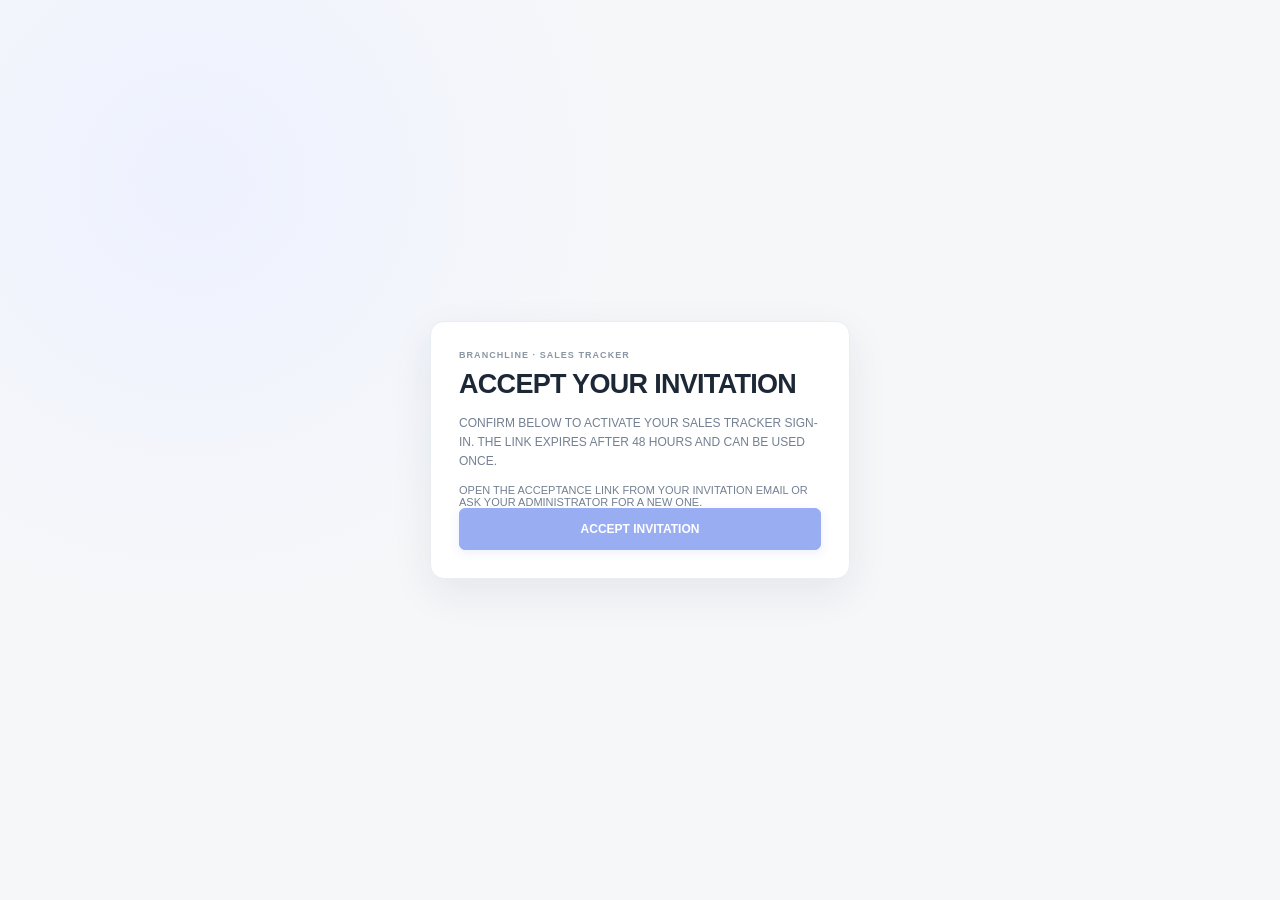
<file: accept-invitation.html>
<!doctype html>
<html lang="en">
<head>
  <meta charset="utf-8">
  <meta name="viewport" content="width=device-width, initial-scale=1">
  <meta name="referrer" content="no-referrer">
  <title>Accept your Sales Tracker invitation</title>
  <link rel="stylesheet" href="./styles.css">
</head>
<body>
  <main class="auth-screen">
    <section class="auth-card" aria-labelledby="invite-title">
      <span class="eyebrow">Branchline · Sales Tracker</span>
      <h1 id="invite-title">Accept your invitation</h1>
      <p class="auth-intro" id="invite-intro">Confirm below to activate your Sales Tracker sign-in. The link expires after 48 hours and can be used once.</p>
      <p class="auth-message" id="invite-status" role="status"></p>
      <button class="button button-primary auth-submit" id="accept-invite" type="button" disabled>Accept invitation</button>
      <p id="invite-next" hidden><a href="https://kzamora19.github.io/first-megasaver-ptg/workspace/">Open or install Branchline Workspace</a></p>
    </section>
  </main>
  <script src="./supabase-config.js"></script>
  <script src="./accept-invitation.js"></script>
</body>
</html>
</file>
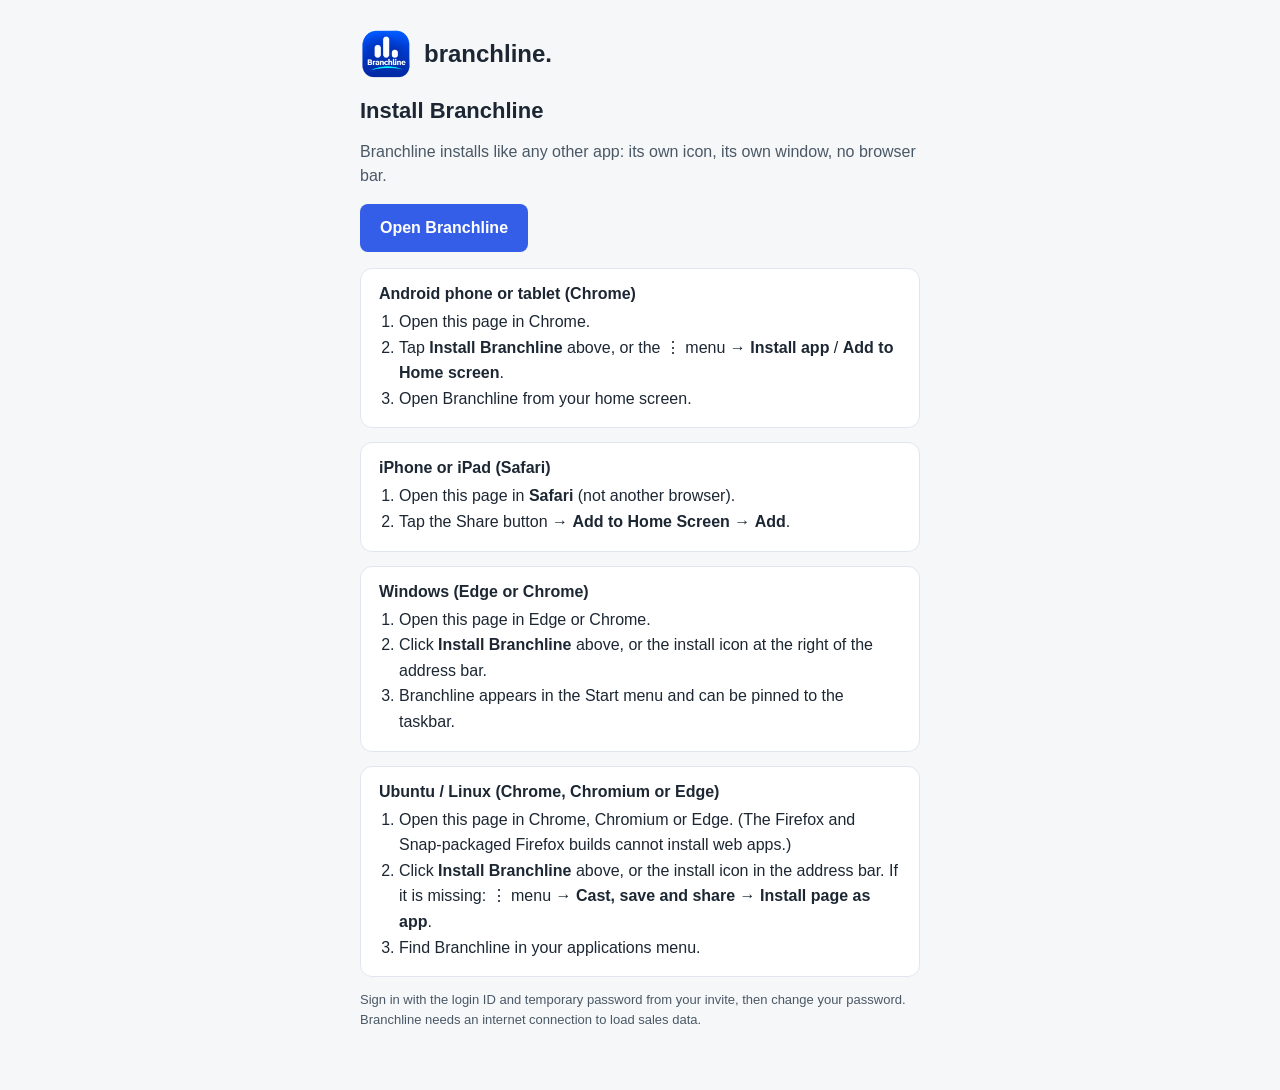
<file: install.html>
<!doctype html>
<html lang="en">
<head>
  <meta charset="utf-8">
  <meta name="viewport" content="width=device-width, initial-scale=1">
  <title>Install Branchline</title>
  <meta name="theme-color" content="#355ee8">
  <link rel="manifest" href="manifest.webmanifest">
  <link rel="icon" href="icons/r6/Approved.branchline.png?v=r6-install-20261124-11" type="image/png" sizes="360x360">
  <link rel="apple-touch-icon" href="icons/r6/Approved.branchline.png?v=r6-install-20261124-11">
  <style>
    body { margin: 0; font-family: "Segoe UI", Arial, sans-serif; background: #f6f7f9; color: #1c2733; }
    main { max-width: 560px; margin: 0 auto; padding: 28px 18px 48px; }
    .brand { display: flex; align-items: center; gap: 12px; margin-bottom: 18px; }
    .brand img { width: 52px; height: 52px; }
    .brand strong { font-size: 24px; }
    h1 { font-size: 22px; margin: 0 0 6px; }
    p { line-height: 1.5; color: #4a5866; }
    .card { background: #fff; border: 1px solid #e1e6ee; border-radius: 12px; padding: 16px 18px; margin-top: 14px; }
    .card h2 { margin: 0 0 6px; font-size: 16px; }
    ol { margin: 6px 0 0; padding-left: 20px; line-height: 1.6; }
    .button { display: inline-block; border: 0; border-radius: 8px; background: #355ee8; color: #fff; padding: 12px 20px; font: inherit; font-weight: 600; cursor: pointer; text-decoration: none; }
    .button[hidden] { display: none; }
    .note { font-size: 13px; }
    .ok { color: #178a3d; font-weight: 600; }
  </style>
</head>
<body>
  <main>
    <div class="brand"><img src="icons/r6/Approved.branchline.png?v=r6-install-20261124-11" alt=""><strong>branchline.</strong></div>
    <h1>Install Branchline</h1>
    <p>Branchline installs like any other app: its own icon, its own window, no browser bar.</p>
    <p><button class="button" id="install" type="button" hidden>Install Branchline</button>
      <a class="button" id="open" href="./">Open Branchline</a></p>
    <p class="ok" id="status" hidden></p>

    <div class="card" id="card-android"><h2>Android phone or tablet (Chrome)</h2>
      <ol><li>Open this page in Chrome.</li><li>Tap <strong>Install Branchline</strong> above, or the ⋮ menu → <strong>Install app</strong> / <strong>Add to Home screen</strong>.</li><li>Open Branchline from your home screen.</li></ol></div>
    <div class="card" id="card-ios"><h2>iPhone or iPad (Safari)</h2>
      <ol><li>Open this page in <strong>Safari</strong> (not another browser).</li><li>Tap the Share button → <strong>Add to Home Screen</strong> → <strong>Add</strong>.</li></ol></div>
    <div class="card" id="card-windows"><h2>Windows (Edge or Chrome)</h2>
      <ol><li>Open this page in Edge or Chrome.</li><li>Click <strong>Install Branchline</strong> above, or the install icon at the right of the address bar.</li><li>Branchline appears in the Start menu and can be pinned to the taskbar.</li></ol></div>
    <div class="card" id="card-linux"><h2>Ubuntu / Linux (Chrome, Chromium or Edge)</h2>
      <ol><li>Open this page in Chrome, Chromium or Edge. (The Firefox and Snap-packaged Firefox builds cannot install web apps.)</li><li>Click <strong>Install Branchline</strong> above, or the install icon in the address bar. If it is missing: ⋮ menu → <strong>Cast, save and share</strong> → <strong>Install page as app</strong>.</li><li>Find Branchline in your applications menu.</li></ol></div>
    <p class="note">Sign in with the login ID and temporary password from your invite, then change your password. Branchline needs an internet connection to load sales data.</p>
  </main>
  <script>
    const installButton = document.getElementById("install");
    const status = document.getElementById("status");
    let promptEvent = null;
    window.addEventListener("beforeinstallprompt", event => {
      event.preventDefault();
      promptEvent = event;
      installButton.hidden = false;
    });
    installButton.addEventListener("click", async () => {
      if (!promptEvent) return;
      promptEvent.prompt();
      await promptEvent.userChoice;
      promptEvent = null;
      installButton.hidden = true;
    });
    window.addEventListener("appinstalled", () => {
      status.textContent = "Installed. Open Branchline from your apps.";
      status.hidden = false;
      installButton.hidden = true;
    });
    if (matchMedia("(display-mode: standalone)").matches || navigator.standalone) {
      status.textContent = "Branchline is already installed on this device.";
      status.hidden = false;
    }
    if ("serviceWorker" in navigator) navigator.serviceWorker.register("./sw.js").catch(() => {});
  </script>
</body>
</html>
</file>
<file: styles.css>
:root {
  --topbar-height: 65px;
  --sticky-heading-height: 80px;
  color-scheme: light;
  --ink: #1d2836;
  --muted: #738092;
  --faint: #a6afbb;
  --line: #e9edf1;
  --paper: #fff;
  --canvas: #f6f7f9;
  --blue: #355ee8;
  --blue-dark: #2348c7;
  --blue-soft: #eef2ff;
  --green: #19865b;
  --green-soft: #e9f6f0;
  --amber: #ac6b0e;
  --amber-soft: #fff4df;
  --red: #c04b4b;
  --shadow: 0 14px 40px rgba(23, 38, 59, .08);
  font-family: "DM Sans", "Segoe UI", sans-serif;
  font-synthesis: none;
  text-rendering: optimizeLegibility;
  background: var(--canvas);
  color: var(--ink);
}
.button.record-sale-floating {
  position: fixed;
  right: max(20px, env(safe-area-inset-right));
  bottom: max(20px, env(safe-area-inset-bottom));
  z-index: 20;
  min-height: 48px;
  border-radius: 24px;
  box-shadow: 0 5px 20px rgba(35,72,199,.3);
}
.connected-content:has(.record-sale-floating) { padding-bottom: 90px; }
@media (max-width: 700px) {
  .button.record-sale-floating { bottom: calc(80px + env(safe-area-inset-bottom, 0px)); }
  .connected-content:has(.record-sale-floating) { padding-bottom: calc(150px + env(safe-area-inset-bottom, 0px)); }
}
.sale-stock-quantity { display: block; margin-top: 8px; }
.delivery-fee-fields { align-self: end; min-width: 0; display: grid; gap: 5px; }
.delivery-fee-fields .check-row { margin: 0; font-size: 11px; }
.delivery-fee-fields .field > span { display: none; }
.delivery-fee-fields input[name="dg_amount"]:disabled { display: none; }
.manual-sale-serials { display: grid; gap: 10px; padding: 12px; border: 1px solid var(--line); border-radius: 8px; }
.manual-sale-toggle, .sale-unlisted-toggle { margin: 8px 0; font-size: 11px; }
[data-sale-promotion-status]:empty { position: absolute; margin: 0; }
.manual-sale-serials input[data-manual-serial] { text-transform: none; }
.delivery-fee-fields[hidden] { display: none; }
* { box-sizing: border-box; }
body { margin: 0; min-width: 320px; min-height: 100vh; text-transform: uppercase; }
button, input, select, textarea { font: inherit; text-transform: inherit; }
input[type="password"], input[autocomplete="current-password"], input[autocomplete="new-password"], input[name="password"], input[type="email"], input[type="url"], input[name="email"], input[name="login"], input[name="contact"], input[name="invoice"], input[name="barcode"], input[name="serials"], [data-serial], [data-transfer-serial], .temp-password, code { text-transform: none; }
button { cursor: pointer; }
select:disabled { color: var(--muted); background: #f3f5f8; cursor: not-allowed; }
.app-shell { min-height: 100vh; }
.sidebar { width: 246px; position: fixed; inset: 0 auto 0 0; z-index: 5; display: flex; flex-direction: column; padding: 25px 16px 17px; background: #fff; border-right: 1px solid var(--line); }
.brand { display: flex; gap: 10px; align-items: center; padding: 0 11px; color: var(--ink); text-decoration: none; }
.brand-mark { width: 27px; height: 27px; display: flex; align-items: end; gap: 3px; padding: 5px; border-radius: 8px; background: var(--blue); }
.brand-mark span { display: block; width: 4px; border-radius: 3px; background: #fff; }
.brand-mark span:nth-child(1) { height: 9px; }.brand-mark span:nth-child(2) { height: 14px; }.brand-mark span:nth-child(3) { height: 7px; }
.brand-name { font: 800 19px/1 "Manrope", sans-serif; letter-spacing: -1px; }.brand-period { color: var(--blue); }
.workspace-label { margin: 43px 11px 12px; font-size: 9px; letter-spacing: 1.3px; color: #9ba5b1; font-weight: 700; }
.main-nav { display: grid; gap: 4px; }
.nav-link { min-height: 41px; display: flex; align-items: center; gap: 12px; padding: 0 11px; color: #6c7888; text-decoration: none; font-size: 12px; font-weight: 600; border-radius: 7px; transition: background .15s, color .15s; }
.nav-link:hover { background: #f5f7fa; color: var(--ink); }.nav-link.active { color: var(--blue); background: var(--blue-soft); }
.nav-icon { width: 18px; text-align: center; font-size: 16px; line-height: 1; }.nav-badge { margin-left: auto; padding: 2px 7px; color: var(--blue); border-radius: 99px; background: #fff; font-size: 10px; }
.sidebar-bottom { margin-top: auto; }.sync-card { display: flex; align-items: center; gap: 10px; margin: 0 5px 15px; padding: 12px 10px; border: 1px solid var(--line); border-radius: 8px; }
.sync-icon { width: 28px; height: 28px; display: grid; place-items: center; color: var(--blue); background: var(--blue-soft); border-radius: 7px; font-size: 17px; }
.sync-card strong,.sync-card small,.profile-copy strong,.profile-copy small { display: block; }.sync-card strong { font-size: 10px; }.sync-card small { margin-top: 3px; color: var(--muted); font-size: 9px; }
.profile-button { width: 100%; display: flex; align-items: center; gap: 10px; padding: 10px 6px 0; border: 0; border-top: 1px solid var(--line); background: transparent; text-align: left; }
.avatar { flex: 0 0 32px; width: 32px; height: 32px; display: grid; place-items: center; border-radius: 50%; color: #695035; background: #f4e8d8; font-size: 10px; font-weight: 700; }.avatar.manager { color: #3f6097; background: #e5eefb; }.avatar.admin { color: #70539e; background: #eee7fa; }
.profile-copy { min-width: 0; flex: 1; }.profile-copy strong { font-size: 11px; }.profile-copy small { margin-top: 3px; color: var(--muted); font-size: 9px; }.profile-more { color: var(--muted); font-size: 18px; letter-spacing: 1px; }
.main-area { min-height: 100vh; margin-left: 246px; }.topbar { height: var(--topbar-height); position: sticky; top: 0; z-index: 8; display: flex; align-items: center; justify-content: space-between; padding: 0 39px; background: rgba(255,255,255,.93); border-bottom: 1px solid var(--line); backdrop-filter: blur(12px); }
.breadcrumb { display: flex; align-items: center; gap: 10px; color: #9aa4b1; font-size: 11px; }.breadcrumb strong { color: var(--ink); font-weight: 600; }.crumb-divider { color: #c6ccd4; }
.topbar-actions { display: flex; align-items: center; gap: 18px; }.role-picker { display: flex; align-items: center; gap: 7px; color: var(--muted); font-size: 10px; }.role-picker select { max-width: 145px; padding: 7px 25px 7px 9px; color: var(--ink); border: 1px solid var(--line); border-radius: 6px; background: white; font-size: 10px; }
.icon-button { width: 32px; height: 32px; display: grid; place-items: center; padding: 0; color: #687485; border: 1px solid var(--line); border-radius: 7px; background: #fff; font-size: 17px; }.notification-button { position: relative; }.notification-button i { position: absolute; top: 6px; right: 6px; width: 5px; height: 5px; border-radius: 50%; background: #ef7771; border: 1px solid #fff; }
.mobile-menu { display: none; border: 0; background: none; color: var(--ink); font-size: 20px; }.page-content { width: min(1140px, 100%); margin: 0 auto; padding: 34px 40px 58px; }
.page-heading { min-height: var(--sticky-heading-height); position: sticky; top: var(--topbar-height); z-index: 4; display: flex; justify-content: space-between; align-items: end; gap: 20px; margin-bottom: 25px; padding: 8px 0; background: var(--canvas); }.page-heading h1 { margin: 0; font: 700 25px/1.3 "Manrope", sans-serif; letter-spacing: -.8px; }.page-heading p { margin: 6px 0 0; color: var(--muted); font-size: 11px; }.eyebrow { display: block; margin-bottom: 8px; color: #8b96a4; font-size: 9px; font-weight: 700; letter-spacing: 1.05px; }
.button { min-height: 35px; display: inline-flex; align-items: center; justify-content: center; gap: 8px; padding: 0 13px; border: 1px solid transparent; border-radius: 6px; font-size: 10px; font-weight: 700; transition: .15s ease; }.button-short { display: none; }.button-primary { color: white; background: var(--blue); box-shadow: 0 3px 8px #355ee82a; }.button-primary:hover { background: var(--blue-dark); transform: translateY(-1px); }.button-subtle { color: var(--blue); background: white; border-color: #dfe6ff; }.button-subtle:hover { background: var(--blue-soft); }.button-outline { color: #5c6978; background: white; border-color: var(--line); }.button-outline:hover { border-color: #cbd3dd; }
.period-bar { position: sticky; top: calc(var(--topbar-height) + var(--sticky-heading-height)); z-index: 4; display: flex; align-items: center; justify-content: space-between; gap: 14px; margin-bottom: 17px; padding: 8px 0; background: var(--canvas); }.period-label { color: var(--muted); font-size: 10px; }.period-label strong { color: var(--ink); font-weight: 700; }.period-select { min-width: 125px; padding: 7px 10px; color: #526071; border: 1px solid var(--line); border-radius: 6px; background: white; font-size: 10px; }
.metric-grid { display: grid; grid-template-columns: repeat(4,minmax(0,1fr)); gap: 13px; margin-bottom: 18px; }.metric-card,.panel { border: 1px solid var(--line); border-radius: 9px; background: var(--paper); box-shadow: 0 2px 5px #1d283606; }.metric-card { min-height: 125px; padding: 16px; }.metric-top { display: flex; align-items: center; justify-content: space-between; color: var(--muted); font-size: 10px; }.metric-symbol { width: 25px; height: 25px; display: grid; place-items: center; color: var(--blue); background: var(--blue-soft); border-radius: 7px; font-size: 14px; }.metric-value { margin-top: 16px; font: 700 21px/1.2 "Manrope",sans-serif; letter-spacing: -.6px; }.metric-foot { display: flex; align-items: center; gap: 5px; margin-top: 8px; color: var(--muted); font-size: 9px; }.trend-up { color: var(--green); font-weight: 700; }.trend-neutral { color: var(--muted); }
.content-grid { display: grid; grid-template-columns: minmax(0,1.65fr) minmax(240px,.85fr); gap: 16px; }.panel { padding: 18px; }.panel-heading { display: flex; align-items: start; justify-content: space-between; gap: 12px; }.panel-heading h2 { margin: 0; font: 700 13px/1.4 "Manrope",sans-serif; letter-spacing: -.2px; }.panel-heading p { margin: 4px 0 0; color: var(--muted); font-size: 9px; }.text-link { color: var(--blue); text-decoration: none; font-size: 10px; font-weight: 600; white-space: nowrap; }.text-link:hover { text-decoration: underline; }
.chart-summary { display: flex; align-items: baseline; gap: 8px; margin: 21px 0 4px; }.chart-summary strong { font: 700 22px "Manrope",sans-serif; }.chart-summary span { color: var(--green); font-size: 9px; font-weight: 600; }.chart-caption { color: var(--muted); font-size: 9px; }.chart-wrap { height: 155px; position: relative; margin-top: 16px; }.chart-grid { position: absolute; inset: 0 0 17px; display: flex; flex-direction: column; justify-content: space-between; }.chart-grid span { position: relative; width: 100%; border-top: 1px dashed #e9edf1; }.chart-grid small { position: absolute; top: -7px; left: 0; padding-right: 7px; color: #a5aebb; background: white; font-size: 8px; }.chart-bars { position: absolute; inset: 0 3px 17px 39px; display: flex; align-items: end; justify-content: space-between; gap: 12px; }.chart-column { height: 100%; flex: 1; display: flex; align-items: end; justify-content: center; gap: 3px; position: relative; }.chart-bar { width: min(13px,36%); min-height: 0; border-radius: 3px 3px 0 0; background: #dce5ff; }.chart-bar.current { background: var(--blue); }.chart-bar.target { background: #e59a26; }.chart-day { position: absolute; bottom: -17px; color: #9ba5b0; font-size: 8px; }.chart-legend { display: flex; justify-content: center; gap: 15px; margin-top: 9px; color: var(--muted); font-size: 8px; }.legend-item { display: flex; align-items: center; gap: 5px; }.legend-dot { width: 7px; height: 7px; border-radius: 2px; background: #dce5ff; }.legend-dot.current { background: var(--blue); }.legend-dot.target { background: #e59a26; }
.target-row { margin-top: 20px; }.target-row:first-of-type { margin-top: 17px; }.target-meta { display: flex; justify-content: space-between; gap: 8px; font-size: 10px; }.target-meta strong { font-weight: 600; }.target-meta span { color: var(--muted); font-size: 9px; }.progress-track { height: 6px; overflow: hidden; margin-top: 8px; border-radius: 99px; background: #eff1f4; }.progress-value { height: 100%; border-radius: inherit; background: var(--blue); }.progress-value.green { background: #54b98d; }.progress-value.amber { background: #e5a43a; }.target-note { margin-top: 14px; padding: 10px; color: #667385; background: #f8f9fb; border-radius: 6px; font-size: 9px; line-height: 1.5; }
.section-row { display: flex; align-items: center; justify-content: space-between; gap: 10px; margin: 23px 0 11px; }.section-row h2 { margin: 0; font: 700 13px "Manrope",sans-serif; }.table-panel { padding: 0; overflow: hidden; }.table-wrap { overflow-x: auto; }table { width: 100%; border-collapse: collapse; white-space: nowrap; }th { padding: 11px 14px; color: #8e99a7; background: #fbfcfd; text-align: left; font-size: 8px; font-weight: 700; letter-spacing: .45px; text-transform: uppercase; }td { padding: 12px 14px; border-top: 1px solid #f0f2f5; color: #556274; font-size: 9px; }td strong { color: var(--ink); font-weight: 600; }.person-cell { display: flex; align-items: center; gap: 8px; }.tiny-avatar { width: 24px; height: 24px; display: grid; place-items: center; border-radius: 50%; color: #42629a; background: #eaf0fb; font-size: 8px; font-weight: 700; }.positive { color: var(--green); font-weight: 600; }.rank-pill { display: inline-grid; min-width: 23px; height: 22px; place-items: center; color: #536175; background: #f3f5f7; border-radius: 5px; font-weight: 700; }
.badge { display: inline-flex; align-items: center; gap: 5px; padding: 4px 7px; border-radius: 99px; font-size: 8px; font-weight: 700; }.badge-dot { width: 5px; height: 5px; border-radius: 50%; background: currentColor; }.badge-green { color: var(--green); background: var(--green-soft); }.badge-amber { color: var(--amber); background: var(--amber-soft); }.badge-blue { color: var(--blue); background: var(--blue-soft); }.badge-gray { color: #667385; background: #f0f2f5; }
.activity-list { display: grid; margin-top: 13px; }.activity-item { display: grid; grid-template-columns: 29px 1fr auto; align-items: center; gap: 9px; padding: 11px 0; border-top: 1px solid #f0f2f5; }.activity-item:first-child { border-top: 0; }.activity-icon { width: 27px; height: 27px; display: grid; place-items: center; color: var(--blue); background: var(--blue-soft); border-radius: 7px; font-size: 12px; }.activity-copy strong { display: block; color: var(--ink); font-size: 9px; font-weight: 600; }.activity-copy small { display: block; margin-top: 4px; color: var(--muted); font-size: 8px; }.activity-amount { color: var(--ink); font-size: 9px; font-weight: 700; }
.ranking-note { display: flex; align-items: center; gap: 7px; margin-top: 10px; padding: 9px 10px; color: #657286; background: #f6f8fc; border-radius: 6px; font-size: 9px; }.ranking-note span { color: var(--blue); }
.branch-grid { display: grid; grid-template-columns: repeat(3,minmax(0,1fr)); gap: 13px; margin: 16px 0; }.branch-card { padding: 15px; border: 1px solid var(--line); border-radius: 8px; background: white; }.branch-card-top { display: flex; align-items: start; justify-content: space-between; }.branch-card h3 { margin: 0; font: 700 12px "Manrope",sans-serif; }.branch-card small { display: block; margin-top: 4px; color: var(--muted); font-size: 9px; }.branch-value { margin-top: 18px; font: 700 20px "Manrope",sans-serif; }.branch-value span { color: var(--muted); font: 500 9px "DM Sans",sans-serif; }.branch-progress-text { display: flex; justify-content: space-between; margin-top: 11px; color: var(--muted); font-size: 9px; }
.branch-multiselect { position: relative; min-width: 130px; color: #566375; font-size: 9px; }
.branch-multiselect summary { min-height: 33px; display: flex; align-items: center; justify-content: space-between; gap: 12px; padding: 0 10px; list-style: none; border: 1px solid var(--line); border-radius: 6px; background: #fff; cursor: pointer; }
.branch-multiselect summary::-webkit-details-marker { display: none; }
.branch-multiselect summary::after { content: "⌄"; color: var(--muted); }
.branch-options { min-width: 170px; position: absolute; top: calc(100% + 5px); right: 0; z-index: 6; display: grid; gap: 2px; padding: 6px; border: 1px solid var(--line); border-radius: 7px; background: #fff; box-shadow: var(--shadow); }
.branch-options label { display: flex; align-items: center; gap: 8px; padding: 7px 6px; border-radius: 4px; cursor: pointer; }
.branch-options label:hover { background: #f5f7fa; }
.branch-options input { accent-color: var(--blue); }
.workspace-control { display: flex; align-items: center; justify-content: space-between; gap: 18px; margin-top: 18px; }
.workspace-control h2 { margin: 0; font: 700 13px "Manrope", sans-serif; }
.workspace-control p { margin: 6px 0 0; color: var(--muted); font-size: 9px; }
.filter-row { display: flex; align-items: center; gap: 8px; }.filter-select { min-width: 118px; padding: 8px 9px; color: #566375; border: 1px solid var(--line); border-radius: 6px; background: #fff; font-size: 9px; }.search-field { width: 180px; padding: 8px 10px; border: 1px solid var(--line); border-radius: 6px; font-size: 9px; }.tabs { display: inline-flex; gap: 3px; padding: 3px; border: 1px solid var(--line); border-radius: 7px; background: white; }.tab { padding: 6px 9px; color: var(--muted); border: 0; border-radius: 5px; background: transparent; font-size: 9px; }.tab.active { color: var(--blue); background: var(--blue-soft); font-weight: 700; }
.target-list { display: grid; grid-template-columns: repeat(2,minmax(0,1fr)); gap: 14px; margin-top: 17px; }.target-editor { padding: 16px; border: 1px solid var(--line); border-radius: 8px; }.target-editor-head { display: flex; justify-content: space-between; align-items: start; gap: 10px; }.target-editor h3 { margin: 0; font: 700 12px "Manrope",sans-serif; }.target-editor p { margin: 5px 0 0; color: var(--muted); font-size: 9px; }.target-editor .field { margin-top: 17px; }
.field { display: grid; gap: 6px; }.field[hidden] { display: none; }.field > span { color: #687587; font-size: 9px; font-weight: 600; }.field input,.field select { width: 100%; min-height: 35px; padding: 8px 10px; color: var(--ink); border: 1px solid #e4e8ee; border-radius: 6px; background: white; font-size: 10px; outline: none; }.field input:focus,.field select:focus { border-color: #9aafff; box-shadow: 0 0 0 3px #355ee815; }.form-grid { display: grid; grid-template-columns: repeat(3,minmax(0,1fr)); gap: 12px; }.page-note { margin-top: 15px; padding: 11px 12px; color: #637187; border-radius: 7px; background: #f1f4ff; font-size: 9px; line-height: 1.6; }.page-note strong { color: #3c5698; }
.catalog-stats { display: flex; gap: 22px; }.catalog-stat span { display: block; color: var(--muted); font-size: 9px; }.catalog-stat strong { display: block; margin-top: 5px; font: 700 16px "Manrope",sans-serif; }
.user-cell { display: flex; align-items: center; gap: 8px; }.user-actions { display: flex; justify-content: end; gap: 6px; }.mini-button { padding: 5px 8px; color: #647185; border: 1px solid var(--line); border-radius: 5px; background: white; font-size: 8px; }.mini-button:hover { color: var(--blue); border-color: #cdd8ff; }.mini-button.danger:hover { color: var(--red); border-color: #f0caca; }
.empty-state { padding: 30px 15px; color: var(--muted); text-align: center; font-size: 10px; }
.modal-backdrop { position: fixed; inset: 0; z-index: 10; display: grid; place-items: center; overflow-y: auto; padding: 20px; background: #17233875; }.modal-backdrop[hidden] { display: none; }.modal { width: min(620px,100%); max-height: calc(100vh - 40px); overflow-y: auto; padding: 23px; border-radius: 12px; background: white; box-shadow: var(--shadow); }.modal-heading { display: flex; justify-content: space-between; align-items: start; margin-bottom: 22px; }.modal-heading h2 { margin: 0; font: 700 20px "Manrope",sans-serif; letter-spacing: -.5px; }.close-modal { font-size: 21px; }.line-items-heading { display: flex; justify-content: space-between; margin: 24px 0 11px; }.line-items-heading strong,.line-items-heading span { display: block; }.line-items-heading strong { font-size: 11px; }.line-items-heading span { margin-top: 4px; color: var(--muted); font-size: 9px; }.sale-line { display: grid; grid-template-columns: 1.1fr 1.6fr .85fr .7fr 34px; align-items: end; gap: 8px; margin-bottom: 9px; }.sale-line .field input,.sale-line .field select { min-width: 0; padding: 8px; }.line-total { min-height: 35px; display: flex; align-items: center; justify-content: end; color: #435064; font-size: 9px; font-weight: 700; }.remove-line { min-height: 35px; color: #a1aab6; border: 1px solid var(--line); border-radius: 6px; background: white; font-size: 14px; }.remove-line:hover { color: var(--red); }.form-footer { display: flex; align-items: center; justify-content: space-between; gap: 12px; margin-top: 22px; padding-top: 15px; border-top: 1px solid var(--line); }.form-footer > span { color: var(--muted); font-size: 9px; }
.toast-region { position: fixed; right: 20px; bottom: 20px; z-index: 20; display: grid; gap: 8px; }.toast { max-width: 340px; padding: 12px 15px; color: white; background: #223047; border-radius: 7px; box-shadow: var(--shadow); font-size: 10px; animation: toast-in .2s ease-out; }.toast small { display: block; margin-top: 4px; color: #d6deeb; font-size: 9px; }@keyframes toast-in { from { opacity:0; transform:translateY(7px); } to { opacity:1; transform:translateY(0); } }
.mobile-nav-backdrop { display: none; }
@media (max-width: 1000px) { .sidebar { width: 218px; }.main-area { margin-left: 218px; }.topbar { padding: 0 25px; }.page-content { padding: 28px 25px 45px; }.metric-grid { grid-template-columns: repeat(2,minmax(0,1fr)); }.branch-grid { grid-template-columns: repeat(2,minmax(0,1fr)); } }
@media (max-width: 720px) {
  :root { --topbar-height: 58px; --sticky-heading-height: 98px; }
  .sidebar { width: 256px; z-index: 10; transform: translateX(-105%); transition: transform .2s ease; box-shadow: var(--shadow); }.sidebar.open { transform: translateX(0); }
  .main-area { margin-left: 0; }.topbar { padding: 0 16px; gap: 10px; }.mobile-menu { display: block; }.breadcrumb { flex: 1; gap: 6px; font-size: 10px; }.topbar-actions { gap: 9px; }.role-picker > span { display: none; }.role-picker select { max-width: 126px; padding: 6px 19px 6px 7px; font-size: 9px; }.notification-button { width: 30px; height: 30px; }
  .page-content { padding: 23px 16px 42px; }.page-heading { align-items: start; margin-bottom: 19px; }.page-heading h1 { font-size: 22px; }.page-heading p { max-width: 270px; line-height: 1.5; }.page-heading .button { min-height: 32px; padding: 0 9px; font-size: 9px; }.page-heading .button-long { display: none; }.page-heading .button-short { display: inline; }
  .metric-grid { gap: 9px; margin-bottom: 12px; }.metric-card { min-height: 109px; padding: 12px; }.metric-top { gap: 5px; font-size: 9px; }.metric-symbol { width: 22px; height: 22px; }.metric-value { margin-top: 13px; font-size: 18px; }.metric-foot { font-size: 8px; }
  .content-grid { grid-template-columns: 1fr; gap: 12px; }.panel { padding: 15px; }.panel-heading h2 { font-size: 12px; }.chart-wrap { height: 139px; }.target-row { margin-top: 17px; }.section-row { margin-top: 18px; }.section-row h2 { font-size: 12px; }
  .branch-grid { grid-template-columns: 1fr; gap: 9px; }.branch-card { padding: 13px; }.branch-value { margin-top: 13px; font-size: 18px; }.target-list { grid-template-columns: 1fr; gap: 10px; }.form-grid { grid-template-columns: 1fr 1fr; }.form-grid .field:first-child { grid-column: 1/-1; }
  .filter-row { flex-wrap: wrap; }.search-field { width: 100%; }.filter-select { flex: 1; }.page-heading .filter-row { justify-content: end; }.workspace-control { align-items: start; flex-direction: column; }.branch-options { right: auto; left: 0; }
  .sale-line { grid-template-columns: 1fr 1fr 1fr 31px; gap: 6px; padding: 10px; border: 1px solid var(--line); border-radius: 7px; }.sale-line .field:first-child { grid-column: 1/3; }.sale-line .field:nth-child(2) { grid-column: 3/4; }.sale-line .field:nth-child(3) { grid-column: 1/2; }.sale-line .field:nth-child(4) { grid-column: 2/4; }.sale-line .line-total { grid-column: 1/4; justify-content: start; min-height: 20px; }.sale-line .remove-line { grid-column: 4/5; grid-row: 3/4; }.modal { padding: 18px; }.form-footer { align-items: start; }.form-footer > span { line-height: 1.4; }.catalog-stats { gap: 13px; }
}
@media (max-width: 390px) { .role-picker select { max-width: 110px; }.topbar { padding: 0 10px; }.page-content { padding-right: 12px; padding-left: 12px; }.metric-card { padding: 10px; }.metric-value { font-size: 16px; }.page-heading h1 { font-size: 20px; }.page-heading p { font-size: 10px; } }

.legend-dot.target { background: #e59a26; }
.pagination, .pagination-note { display: flex; align-items: center; justify-content: space-between; gap: 12px; padding: 10px 13px; color: var(--muted); font-size: 9px; }
.pagination > div { display: flex; gap: 6px; }
.pagination .mini-button:disabled { opacity: .45; cursor: not-allowed; }
.section-row { flex-wrap: wrap; }
.section-row .search-field { width: min(220px, 100%); }
.account-filter-label { color: var(--muted); font-size: 9px; font-weight: 600; }
.date-search { display: inline-flex; align-items: center; gap: 7px; color: var(--muted); font-size: 9px; font-weight: 600; }
.date-search .period-select { min-width: 132px; padding: 7px 8px; border: 1px solid var(--line); border-radius: 6px; background: #fff; color: var(--ink); font-size: 9px; }
@media (max-width: 520px) {
  .section-row .search-field, .date-search { width: 100%; }
  .date-search .period-select { flex: 1; }
}
.chart-bar[data-tooltip] { cursor: pointer; }
.chart-bar[data-tooltip]:hover::after, .chart-bar[data-tooltip]:focus-visible::after, .chart-bar[data-tooltip]:active::after {
  content: attr(data-tooltip);
  position: absolute;
  z-index: 5;
  left: 50%;
  bottom: calc(100% + 7px);
  width: max-content;
  max-width: 190px;
  padding: 6px 8px;
  transform: translateX(-50%);
  border-radius: 5px;
  color: #fff;
  background: #263449;
  font-size: 9px;
  line-height: 1.4;
  pointer-events: none;
}
.compact-modal { width: min(440px,100%); }
.compact-modal form > .field { margin-top: 13px; }
.compact-modal .form-footer { margin-top: 18px; }
@media (max-width: 520px) { .pagination { align-items: start; flex-direction: column; }.compact-modal .form-footer { align-items: stretch; flex-direction: column; } }
.chart-week-control { display: flex; align-items: center; justify-content: center; gap: 12px; margin-top: 16px; padding-top: 12px; border-top: 1px solid var(--line); }
.chart-week-control label { display: flex; align-items: center; gap: 9px; color: var(--muted); font-size: 10px; }
.chart-week-control .period-select { min-width: 145px; }
.section-actions { display: flex; align-items: center; gap: 10px; }
.metric-grid.three-column { grid-template-columns: repeat(3,minmax(0,1fr)); }
.table-panel tfoot th { padding: 12px 13px; color: var(--ink); background: #f7f8fa; border-top: 1px solid var(--line); text-align: left; }
@media (max-width: 720px) { .metric-grid.three-column { grid-template-columns: repeat(2,minmax(0,1fr)); }.chart-week-control { gap: 7px; }.chart-week-control label { flex-direction: column; gap: 4px; } }
:root { scroll-behavior: smooth; }
[hidden] { display: none !important; }
.auth-screen { min-height: 100vh; display: grid; place-items: center; padding: 24px; background: radial-gradient(circle at 15% 20%, #eef2ff 0, transparent 33%), var(--canvas); }
.auth-card { width: min(100%, 420px); padding: 28px; border: 1px solid var(--line); border-radius: 14px; background: #fff; box-shadow: var(--shadow); }
.auth-brand { padding: 0; margin-bottom: 26px; }
.auth-card h1 { margin: 0; font: 700 27px/1.25 "Manrope", "Segoe UI", sans-serif; letter-spacing: -.7px; }
.auth-intro,.auth-help { color: var(--muted); font-size: 12px; line-height: 1.6; }
.auth-card form { display: grid; gap: 12px; margin-top: 18px; }
.auth-card .field { display: grid; gap: 7px; color: #526071; font-size: 11px; font-weight: 600; }
.auth-card input,.connected-content input,.connected-content select { width: 100%; min-height: 40px; padding: 9px 11px; border: 1px solid var(--line); border-radius: 6px; background: #fff; color: var(--ink); }
.auth-card input:focus,.connected-content input:focus,.connected-content select:focus { outline: 2px solid #355ee82a; border-color: var(--blue); }
.auth-submit { width: 100%; min-height: 42px; font-size: 12px; }
.auth-submit:disabled,.connected-form-actions button:disabled { opacity: .65; cursor: wait; }
.auth-message { min-height: 16px; margin: 0; color: var(--muted); font-size: 11px; }
.auth-message:empty { display: none; }
.auth-options { display: grid; gap: 4px; margin-top: -5px; }
.auth-options .check-row { margin: 0; min-height: 23px; }
.auth-options input[type="checkbox"] { width: 16px; height: 16px; min-height: 0; padding: 0; margin: 0; accent-color: var(--blue); }
#forgot-password { justify-self: center; border: 0; background: transparent; cursor: pointer; }
.auth-message.error,.connected-form-message.error { color: var(--red); }
.auth-help { margin: 17px 0; font-size: 10px; }
.auth-config-warning { margin: 16px 0; padding: 11px; border-radius: 7px; background: var(--amber-soft); color: #80540f; font-size: 11px; line-height: 1.5; }
.demo-entry { width: 100%; padding: 11px; border: 0; border-top: 1px solid var(--line); background: transparent; color: var(--blue); font-size: 11px; font-weight: 700; }
.connected-shell { min-height: 100vh; }
.connected-sidebar { width: 246px; position: fixed; inset: 0 auto 0 0; z-index: 10; display: flex; flex-direction: column; padding: 25px 16px 17px; border-right: 1px solid var(--line); background: #fff; }
.connected-sidebar .brand { padding: 0 11px; }
.connected-nav { display: grid; gap: 4px; }
.connected-nav-link { min-height: 41px; padding: 0 11px; border: 0; border-radius: 7px; background: transparent; color: #6c7888; text-align: left; font-size: 12px; font-weight: 600; }
.connected-nav-link:hover,.connected-nav-link.active { background: var(--blue-soft); color: var(--blue); }
.connected-account { display: grid; gap: 12px; margin-top: auto; padding: 13px 6px 0; border-top: 1px solid var(--line); }
.connected-account strong,.connected-account small { display: block; }
.connected-account strong { font-size: 11px; }
.connected-account small { margin-top: 4px; color: var(--muted); font-size: 10px; line-height: 1.5; }
.connected-account .button { min-height: 34px; }
.connected-main { min-height: 100vh; margin-left: 246px; }
.connected-topbar { height: var(--topbar-height); position: sticky; top: 0; z-index: 8; display: flex; align-items: center; justify-content: space-between; padding: 0 39px; border-bottom: 1px solid var(--line); background: rgba(255,255,255,.95); color: #647184; font-size: 10px; font-weight: 700; letter-spacing: .6px; }
.live-indicator { margin-left: 10px; color: var(--green); font-size: 9px; }
.connected-content { width: min(1140px,100%); margin: 0 auto; padding: 34px 40px 58px; }
.connected-heading { margin-bottom: 24px; }
.connected-heading h1 { margin: 0; font: 700 25px/1.3 "Manrope", "Segoe UI", sans-serif; letter-spacing: -.8px; }
.connected-heading p { margin: 7px 0 0; color: var(--muted); font-size: 11px; line-height: 1.5; }
.connected-metrics { display: grid; grid-template-columns: repeat(3,minmax(0,1fr)); gap: 13px; margin-bottom: 18px; }
.connected-metric { min-height: 108px; display: grid; align-content: space-between; padding: 16px; border: 1px solid var(--line); border-radius: 9px; background: #fff; }
.connected-metric span { color: var(--muted); font-size: 10px; }
.connected-metric strong { font: 700 21px/1.2 "Manrope","Segoe UI",sans-serif; }
.connected-panel,.connected-sale-form { margin-bottom: 18px; padding: 18px; border: 1px solid var(--line); border-radius: 9px; background: #fff; box-shadow: 0 2px 5px #1d283606; }
.connected-panel-heading { margin-bottom: 14px; }
.connected-panel-heading h2,.connected-sale-form h2 { margin: 0; font: 700 13px/1.4 "Manrope","Segoe UI",sans-serif; }
.connected-panel-heading p { margin: 5px 0 0; color: var(--muted); font-size: 10px; }
.section-collapse-heading { cursor: pointer; }
.section-toggle { display: inline-flex; align-items: center; gap: 12px; max-width: 100%; min-height: 36px; padding: 0; border: 0; background: transparent; color: inherit; font: inherit; text-align: left; cursor: pointer; }
.section-toggle::after { content: "-"; flex: none; font-size: 18px; font-weight: 400; }
.section-toggle[aria-expanded="false"]::after { content: "+"; }
.section-toggle:focus-visible { outline: 2px solid var(--blue); outline-offset: 4px; border-radius: 3px; }
.section-collapsed > .section-collapse-heading { margin-bottom: 0; }
.section-collapse-body { min-width: 0; }
.connected-table-wrap { overflow-x: auto; }
.connected-table { width: 100%; min-width: 620px; border-collapse: collapse; text-align: left; font-size: 11px; }
.connected-table th { padding: 10px 9px; border-bottom: 1px solid var(--line); color: var(--muted); font-size: 9px; font-weight: 700; text-transform: uppercase; white-space: nowrap; }
.connected-table td { padding: 12px 9px; border-bottom: 1px solid #f0f2f4; color: #536071; }
.connected-table tr:last-child td { border-bottom: 0; }
.connected-table td strong { color: var(--ink); }
.connected-sale-form { display: grid; gap: 15px; }
.connected-form-grid { display: grid; grid-template-columns: repeat(3,minmax(0,1fr)); gap: 12px; }
.connected-content .field { display: grid; gap: 6px; color: #526071; font-size: 10px; font-weight: 600; }
.connected-sale-line { display: grid; grid-template-columns: minmax(180px,2fr) minmax(100px,1fr) minmax(85px,.7fr); gap: 10px; margin-top: 9px; }
.connected-form-actions { display: flex; justify-content: space-between; gap: 10px; }
.connected-form-message { min-height: 15px; margin: 0; color: var(--muted); font-size: 10px; }
.danger-zone { margin-top: 24px; padding: 18px; border: 1px solid #f0caca; border-radius: 10px; background: #fff8f8; }
.danger-zone h2 { margin: 0 0 6px; color: var(--red); font-size: 15px; }
.danger-zone p { margin: 0 0 12px; color: var(--muted); font-size: 12px; }
.button-danger { color: #fff; border: 1px solid var(--red); border-radius: 8px; background: var(--red); padding: 9px 14px; font-weight: 700; cursor: pointer; }
.button-danger:hover { background: #a63d3d; }
.app-loader { display: flex; flex-direction: column; align-items: center; justify-content: center; gap: 14px; min-height: 55vh; color: var(--muted); font-size: 12px; }
.app-loader svg { animation: ldr-float 1.6s ease-in-out infinite; filter: drop-shadow(0 8px 14px rgba(53,94,232,.28)); }
.workspace-progress { width: min(300px, 80%); height: 12px; overflow: hidden; border: 1px solid #d8e1fc; border-radius: 99px; background: #e8edfb; }
.workspace-progress-fill { width: 0; height: 100%; border-radius: inherit; background: linear-gradient(90deg, #355ee8, #7396ff); }
.app-loader [data-load-percent] { color: #355ee8; font-size: 20px; font-variant-numeric: tabular-nums; }
.ldr-bar { transform-box: fill-box; transform-origin: 50% 100%; animation: ldr-bar 1.1s ease-in-out infinite; }
.ldr-bar.b2 { animation-delay: .15s; }
.ldr-bar.b3 { animation-delay: .3s; }
@keyframes ldr-bar { 0%,100% { transform: scaleY(.45); } 50% { transform: scaleY(1.1); } }
@keyframes ldr-float { 0%,100% { transform: translateY(0); } 50% { transform: translateY(-6px); } }
@media (prefers-reduced-motion: reduce) { .app-loader svg, .ldr-bar { animation: none; } }
.connected-loading,.connected-error { padding: 18px; border: 1px solid var(--line); border-radius: 8px; background: #fff; color: var(--muted); font-size: 12px; }
.connected-error { color: var(--red); }
.connected-sidebar.open { transform: translateX(0); }
.connected-metrics { grid-template-columns: repeat(auto-fit,minmax(190px,1fr)); }
.connected-metric small { color: var(--muted); font-size: 9px; line-height: 1.4; }
.connected-filters { display: flex; flex-wrap: wrap; gap: 12px; margin-bottom: 18px; padding: 14px; border: 1px solid var(--line); border-radius: 9px; background: #fff; }
.connected-filters .field { flex: 1 1 160px; min-width: 0; max-width: 260px; }
.connected-filters .field-search { flex: 2 1 220px; max-width: 360px; }
.connected-filters .field-wide { flex: 3 1 280px; max-width: 460px; }
.inventory-tabs { display: flex; gap: 4px; overflow-x: auto; max-width: 100%; margin-bottom: 18px; padding: 4px 0 8px; border-bottom: 1px solid var(--line); }
.inventory-tab { flex: 0 0 auto; padding: 10px 14px; border: 1px solid var(--line); border-radius: 7px 7px 0 0; background: #fff; color: var(--muted); font: inherit; font-weight: 600; cursor: pointer; }
.inventory-tab.is-active { background: #3157ed; border-color: #3157ed; color: #fff; }
.inventory-tab:focus-visible { outline: 2px solid #3157ed; outline-offset: 2px; }
.inventory-serialized-row { cursor: pointer; }
.inventory-serialized-row:hover { background: #f5f7ff; }
.inventory-serial-trigger { border: 0; padding: 6px; border-radius: 4px; background: transparent; color: #3157ed; font: inherit; text-transform: inherit; text-decoration: underline dotted; cursor: pointer; }
.inventory-serial-trigger:focus-visible { outline: 2px solid #3157ed; outline-offset: 2px; }
.inventory-serial-tip { position: fixed; z-index: 190; width: min(360px, calc(100vw - 16px)); max-height: min(440px, calc(100vh - 16px)); overflow: auto; padding: 16px; border: 1px solid var(--line); border-radius: 10px; background: #fff; box-shadow: 0 8px 30px rgba(20,30,45,.2); font-size: 12px; }
.inventory-item-details { display: grid; gap: 8px; margin: 0; }
.inventory-item-details > div { display: grid; grid-template-columns: minmax(90px, 1fr) minmax(0, 2fr); gap: 12px; }
.inventory-item-details dt { color: var(--muted); }
.inventory-item-details dd { margin: 0; overflow-wrap: anywhere; font-weight: 600; }
.inventory-serial-list { margin: 0; padding-left: 20px; }
.inventory-serial-list li { padding: 5px 0; overflow-wrap: anywhere; }
.inventory-exact { text-transform: none; }
.inventory-total { display: flex; flex-wrap: wrap; gap: 8px; padding: 16px; border: 1px solid var(--line); border-radius: 8px; background: #fff; }
.inventory-availability { display: flex; flex-wrap: wrap; gap: 6px; }
.inventory-form-panel .dlg { width: 100%; max-width: none; max-height: none; margin: 0; box-shadow: none; overflow: visible; }
.inventory-form-panel .dlg-body { min-width: 0; }
.inventory-form-success { padding: 12px 16px; border: 1px solid #a7d7be; border-radius: 8px; background: #effaf3; color: #176239; }
.field textarea { width: 100%; min-height: 35px; padding: 8px 10px; color: var(--ink); border: 1px solid #e4e8ee; border-radius: 6px; background: white; font: inherit; font-size: 10px; resize: vertical; outline: none; }
.an-chart-wrap { padding: 4px 0; }
.an-chart { width: 100%; height: auto; display: block; }
.daily-chart-scroll { max-width: 100%; overflow-x: auto; }
.daily-sales-chart { display: block; width: 100%; height: auto; }
.daily-bar { fill: #355ee8; pointer-events: none; }
.daily-bar-negative { fill: #dc2626; }
.daily-bar-hit { cursor: help; touch-action: pan-x pan-y; }
.daily-bar-hit:hover, .daily-bar-hit:focus { fill: rgba(53,94,232,.08); outline: none; stroke: #355ee8; stroke-width: 1; }
.daily-day-label { pointer-events: none; }
.daily-day-future .daily-day-label { fill: #64748b; }
.an-grid { stroke: #d9dfe8; stroke-width: 1; }
.an-actual { fill: none; stroke: var(--blue); stroke-width: 2.5; stroke-linejoin: round; }
.an-forecast { fill: none; stroke: #f59e0b; stroke-width: 2.5; stroke-dasharray: 6 5; }
.an-target { stroke: var(--red); stroke-width: 1.5; stroke-dasharray: 2 4; }
.an-axis { fill: var(--muted); font-size: 10px; }
.an-legend { display: flex; flex-wrap: wrap; gap: 14px; margin-top: 8px; font-size: 10px; color: var(--muted); }
.an-key::before { content: ""; display: inline-block; width: 18px; height: 0; margin-right: 6px; vertical-align: middle; border-top: 3px solid; }
.an-key-actual::before { border-color: var(--blue); }
.an-key-forecast::before { border-color: #f59e0b; border-top-style: dashed; }
.an-key-target::before { border-color: var(--red); border-top-style: dotted; }
.an-forecast-card { border-style: dashed; border-color: #f59e0b; }
.an-badge { margin-left: 6px; padding: 1px 6px; color: #8a5a00; border-radius: 999px; background: #fff3d6; font-size: 9px; font-style: normal; font-weight: 700; }
.an-up { color: var(--green); font-weight: 700; }
.an-down { color: var(--red); font-weight: 700; }
.an-muted { color: var(--muted); }
.an-note { margin: 14px 0; color: var(--muted); font-size: 10px; line-height: 1.6; }
.an-warn { color: var(--red); }
.an-inline { min-width: 150px; }
.an-inline.an-narrow { min-width: 110px; }
.col-filter-row th { padding: 4px 8px 8px; font-weight: 400; text-transform: none; }
.col-filter-row input, .col-filter-row select { width: 100%; min-width: 80px; min-height: 0; padding: 4px 6px; font: inherit; font-size: 10px; border: 1px solid #d5dbe6; border-radius: 6px; background: #fff; }
.bulk-users-head { display: flex; justify-content: space-between; align-items: center; margin-top: 6px; }
.bulk-users-head strong { font-size: 11px; }
.bulk-grid { display: grid; grid-template-columns: repeat(4, minmax(0, 1fr)); gap: 8px; margin-top: 8px; }
.bulk-grid .bulk-label { color: #687587; font-size: 9px; font-weight: 600; }
.bulk-grid input, .bulk-grid select { width: 100%; min-height: 35px; padding: 8px 10px; border: 1px solid #e4e8ee; border-radius: 6px; background: #fff; font-size: 10px; }
.bulk-grid-3 { grid-template-columns: repeat(3, minmax(0, 1fr)); }
.bulk-grid-sales-code { grid-template-columns: repeat(5, minmax(0, 1fr)) 72px; }
.bulk-test-account { display: flex; align-items: center; gap: 5px; font-size: 10px; }
.bulk-grid .bulk-test-account input { width: 14px; min-height: 14px; padding: 0; }
.staff-actions { min-width: 100px; padding: 8px 10px; border: 1px solid var(--line); border-radius: 6px; background: #fff; color: var(--ink); font: inherit; }
.universal-filter-row { display: flex; align-items: flex-start; gap: 12px; margin-bottom: 16px; }
.universal-filters { position: relative; flex: 1; min-width: 0; border: 1px solid var(--line); border-radius: 10px; background: #fff; }
.universal-filters[open] { z-index: 15; border-bottom-left-radius: 0; border-bottom-right-radius: 0; }
.universal-filters summary { display: flex; align-items: center; gap: 12px; padding: 14px 16px; cursor: pointer; list-style: none; font-size: 11px; }
.universal-filters summary::-webkit-details-marker { display: none; }
.universal-filters summary::after { content: "+"; margin-left: auto; font-size: 16px; }
.universal-filters[open] summary::after { content: "-"; }
.universal-filters summary span { overflow: hidden; text-overflow: ellipsis; white-space: nowrap; color: var(--muted); }
.universal-filter-body { position: absolute; top: 100%; left: -1px; right: -1px; padding: 12px 16px 16px; max-height: var(--filter-available-height, 65vh); overflow-y: auto; overscroll-behavior: contain; background: #fff; border: 1px solid var(--line); border-top: 0; border-radius: 0 0 10px 10px; box-shadow: 0 12px 24px rgba(15, 23, 42, .16); }
.universal-filter-body .connected-filters { margin: 0; padding: 0; border: 0; box-shadow: none; }
.universal-panel-filters { display: flex; flex-wrap: wrap; align-items: flex-end; gap: 10px; margin: 12px 0 0; padding: 12px 0 0; border: 0; border-top: 1px solid var(--line); min-width: 0; }
.universal-panel-filters legend { padding: 0 8px 0 0; font-size: 10px; font-weight: 600; }
.universal-panel-filters .field { flex: 1 1 150px; margin: 0; max-width: 100%; }
.universal-filter-row > .filter-actions { padding-top: 5px; }
@media (max-width: 700px) {
  .universal-filter-row { flex-wrap: wrap; }
  .universal-filters { flex-basis: 100%; }
  .universal-panel-filters .field { flex-basis: 100%; }
}
input[name="salesperson_code"], .bulk-grid-sales-code input[name$="_4"], .salesperson-code { text-transform: none; }
.mix-tools { flex: 1 1 100%; display: flex; align-items: center; justify-content: space-between; gap: 8px; flex-wrap: wrap; }
.mix-tools-right { display: flex; align-items: center; gap: 8px; flex-wrap: wrap; margin-left: auto; }
.log-totals { padding: 0 12px; }
.ps-log-totals { grid-template-columns: repeat(2,minmax(0,1fr)); }
.log-total-highlight { border-color: var(--blue); background: var(--blue-soft); }
.log-total-highlight strong { color: var(--blue); }
.connected-table td.inventory-stock-alert { color: var(--red); }
.connected-table td.inventory-stock-low { color: #854500; }
.connected-table td.inventory-stock-moderate { color: #1d5e8a; }
.inventory-moh-card { width: 100%; text-align: left; cursor: pointer; color: var(--ink); font: inherit; }
.inventory-moh-card:hover, .inventory-moh-card:focus-visible { border-color: var(--blue); outline: 2px solid var(--blue); outline-offset: 2px; }
.inventory-moh-drill { max-height: 55vh; overflow: auto; margin: 12px 0; }
.inventory-moh-drill [data-moh-brand] { cursor: pointer; }
.inventory-moh-drill [data-moh-brand]:hover, .inventory-moh-drill [data-moh-brand]:focus-visible { background: #eef3ff; outline: 2px solid var(--blue); outline-offset: -2px; }
.connected-table td.inventory-stock-attention { font-weight: 700; }
.table-tools.log-tools { align-items: flex-end; }
.log-tools .button { min-height: 36px; }
.log-tools .log-search { flex: 1 1 220px; max-width: 320px; }
@media (max-width: 700px) { .bulk-grid { grid-template-columns: 1fr 1fr; } }
.product-line { min-width: 240px; max-width: 360px; padding: 3px 0; white-space: normal; overflow-wrap: anywhere; line-height: 1.45; }
.product-line + .product-line { border-top: 1px dashed var(--line); }
.sale-summary-row { cursor: pointer; }
.sale-summary-row:hover { background: #f5f7ff; }
.sale-summary-row:focus-within { outline: 2px solid var(--blue); outline-offset: -2px; }
.sale-detail-info { display: grid; grid-template-columns: repeat(2, minmax(0, 1fr)); gap: 10px 16px; margin: 0 0 14px; }
.sale-detail-info dt { font-size: 12px; color: var(--muted); margin-bottom: 3px; }
.sale-detail-info dd { margin: 0; overflow-wrap: anywhere; font-size: 14px; }
.sale-detail-products .connected-table td { font-size: 13px; padding: 9px 10px; line-height: 1.35; }
.sale-detail-products .product-line { font-size: inherit; line-height: inherit; }
.sale-detail-products .pl-meta, .sale-detail-products .sale-detail-barcode { font-size: 11px; }
.sale-customer-picker { position: relative; min-width: 0; }
.sale-customer-options { position: absolute; z-index: 5; inset: 100% 0 auto; max-height: 15rem; overflow: auto; border: 1px solid var(--border, #dbe3ed); border-radius: 7px; background: white; box-shadow: 0 8px 20px #12254030; }
.sale-customer-options [role="option"] { padding: 8px 10px; cursor: pointer; color: #162033; font-size: 13px; }
.sale-customer-options [role="option"]:hover, .sale-customer-options [aria-selected="true"] { background: #eaf1ff; }
.sale-customer-options small { display: block; color: #526479; font-size: 11px; margin-top: 2px; }
.customer-master-edit { width: 1%; white-space: nowrap; text-align: right; }
.customer-combine { border: 1px solid var(--border, #dbe3ed); border-radius: 8px; padding: 12px; margin-top: 12px; }
.customer-combine summary { font-weight: 700; cursor: pointer; }
.customer-combine .field { margin: 8px 0; }
.customer-combine [data-customer-combine-preview]:empty { display: none; }
.export-format-menu {
  position: fixed; inset: auto; width: min(148px, calc(100vw - 16px)); margin: 0; padding: 3px;
  max-height: calc(100vh - 16px); overflow: auto;
  background: #fff; border: 1px solid #a9bbd2; border-radius: 5px; box-shadow: 0 4px 14px #14243826;
}
.export-format-menu button {
  display: block; width: 100%; min-height: 34px; padding: 6px 12px; text-align: left;
  font: inherit; font-size: 13px; text-transform: none; color: #244574; background: transparent; border: 0; border-radius: 3px; cursor: pointer;
}
.export-format-menu button:hover, .export-format-menu button:focus-visible { background: #e5effb; }
.sale-detail-barcode { display: block; color: var(--muted); margin-top: 5px; }
.sale-detail-products .connected-table td { vertical-align: top; }
.sale-detail-total { display: flex; justify-content: space-between; flex-wrap: wrap; gap: 12px; margin: 20px 0; }
@media (max-width: 500px) { .sale-detail-info { grid-template-columns: 1fr; } }
.sale-product-serials { overflow-wrap: anywhere; text-transform: none; line-height: 1.5; }
.sale-log-actions { display: flex; flex-wrap: wrap; gap: 6px; }
.date-filter { display: flex; gap: 6px; }
.panel-heading-row { display: flex; align-items: flex-start; justify-content: space-between; gap: 12px; flex-wrap: wrap; }
.panel-heading-row > div:first-child { flex: 1 1 240px; min-width: 0; }
.panel-actions { display: flex; align-items: flex-end; justify-content: flex-end; flex-wrap: wrap; gap: 8px; margin-left: auto; max-width: 100%; }
.panel-actions .an-inline { min-width: 120px; width: 140px; }
.panel-actions .button { white-space: nowrap; }
.export-icon.export-icon {
  display: inline-flex; align-items: center; justify-content: center; gap: 4px;
  width: 35px; min-width: 35px; height: 35px; padding: 5px; flex: 0 0 auto;
  background: #f8fafc; color: #24354f; border: 1px solid #b7c6d9; box-shadow: none;
}
.export-icon.export-icon[aria-haspopup="menu"] { width: 43px; }
.export-icon:not(:disabled):is(:hover, [aria-expanded="true"]) { background: #e7f0fa; border-color: #7192b8; }
.export-icon[aria-haspopup="menu"]::after {
  content: ""; border: 3px solid transparent; border-top-color: currentColor; border-bottom: 0;
}
.export-glyph {
  display: inline-block; flex: 0 0 21px; width: 21px; height: 20px; pointer-events: none;
  background: center / contain no-repeat url("data:image/svg+xml,%3Csvg xmlns='http://www.w3.org/2000/svg' viewBox='0 0 22 20'%3E%3Cpath fill='%234c65a8' stroke='%232a3d77' stroke-linejoin='round' d='M1.5 2h12l3 3v12h-15z'/%3E%3Cpath fill='%23e9eff8' d='M4 2.5h8.5v5H4zM4 11h9v5.5H4z'/%3E%3Cpath fill='%23374f92' d='M9.5 3h1.7v3.8H9.5z'/%3E%3Cpath fill='%23218744' stroke='%23f8fafc' stroke-width='.8' stroke-linejoin='round' d='M10 15c0-3 1.6-4.7 5-4.7h1.2V7.7l5.1 4.8-5.1 4.7v-2.8h-1.9c-1.9 0-3 .7-4.3 2z'/%3E%3C/svg%3E");
}
.table-export-tools { display: flex; justify-content: flex-end; gap: 8px; margin: 8px 0; }
.export-icon[hidden] { display: none !important; }
.sort-btn .sort-arrow:empty::after { content: "\2195"; opacity: .6; }
.chart-heading { display: flex; align-items: flex-start; justify-content: space-between; gap: 8px; }
.chart-download { display: flex; justify-content: flex-end; }
.chart-heading .chart-download { margin-left: auto; }
.sale-inventory-serials { grid-column: 1 / -1; }
.sale-inventory-serials .field { max-width: 480px; }
.inventory-reminder { padding: 16px; margin-bottom: 16px; border: 1px solid #e5ac38; border-radius: 12px; background: #fff8e7; }
.inventory-reminder p { margin: 8px 0; }
.daily-table-action { display: flex; justify-content: center; margin-top: 12px; }
.table-search { flex: 1 1 160px; min-width: 0; }
.table-tools .button { white-space: nowrap; flex: 0 0 auto; }
.table-search input { width: 100%; min-height: 36px; padding: 7px 10px; border: 1px solid var(--line); border-radius: 6px; background: #fff; color: var(--ink); font-size: 11px; }
.visually-hidden { position: absolute; width: 1px; height: 1px; overflow: hidden; clip: rect(0 0 0 0); white-space: nowrap; }
.table-tools { display: flex; gap: 8px; align-items: center; flex-wrap: wrap; justify-content: flex-end; }
.filter-actions { display: flex; gap: 8px; align-items: flex-end; margin-left: auto; flex-wrap: wrap; }
.button-small { min-height: 30px; padding: 4px 10px; font-size: 11px; }
.check-row { display: flex; align-items: center; gap: 8px; margin: 2px 0 10px; font-size: 12px; color: var(--muted); cursor: pointer; }
.check-row input { width: 16px; height: 16px; }
.dlg-backdrop { position: fixed; inset: 0; z-index: 200; display: flex; align-items: center; justify-content: center; padding: 16px; background: rgba(20, 30, 45, .5); }
.calendar-daily-notice-backdrop { z-index: 220; }
.calendar-daily-notice { max-width: 720px; max-height: min(88vh, 760px); overflow-y: auto; }
.calendar-daily-notice .calendar-event-detail { padding: 8px 0; }
.calendar-daily-notice .calendar-event-detail p { margin: 10px 0; }
.dlg { width: min(440px, 100%); max-height: 92vh; overflow: auto; border-radius: 12px; background: #fff; box-shadow: var(--shadow); }
.dlg-head { display: flex; align-items: center; justify-content: space-between; padding: 16px 18px 0; }
.dlg-head h2 { margin: 0; font-size: 17px; }
.dlg-head-actions { display: inline-flex; align-items: center; gap: 8px; }
.dlg-head:has([data-walkin-from]) { flex-wrap: wrap; gap: 12px; }
.dlg-head:has([data-walkin-from]) .dlg-head-actions { flex-wrap: wrap; }
.dlg-head-actions .field { margin: 0; }
.dlg-head-actions.walkin-actions { align-items: flex-end; flex-wrap: wrap; width: 100%; margin-bottom: 12px; }
.walkin-actions .field { flex: 0 0 135px; min-width: 125px; }
.walkin-actions input, .walkin-actions .button, .walkin-actions .dlg-close { min-height: 35px; height: 35px; }
.demo-workspace-controls { display: flex; align-items: center; flex-wrap: wrap; gap: 12px; padding: 12px 24px; background: #fff7df; border-bottom: 1px solid #e7c66c; font-size: 12px; }
.demo-workspace-controls > div { flex: 1 1 260px; }
.demo-workspace-controls strong { color: #684b00; }
.demo-workspace-controls p { margin: 4px 0 0; line-height: 1.4; }
.demo-workspace-controls .field { margin: 0; min-width: 170px; }
.demo-scenario { display: grid; gap: 5px; max-width: 300px; }
.demo-scenario > div { display: flex; flex-wrap: wrap; gap: 6px; }
.demo-scenario small { line-height: 1.4; }
.demo-scenario [aria-pressed="true"] { background: #355ee8; border-color: #355ee8; color: #fff; }
.contribution-legend { padding: 0 18px 12px; }
.dlg-close { border: 0; background: none; font-size: 24px; line-height: 1; color: var(--muted); cursor: pointer; }
.dlg-form { display: grid; gap: 12px; padding: 14px 18px 18px; }
.dlg-body { display: grid; gap: 12px; }
.dlg-intro { margin: 0; font-size: 12px; color: var(--muted); }
.dlg-error { margin: 0; padding: 8px 10px; border-radius: 6px; background: #fdeeee; color: var(--red); font-size: 12px; }
.dlg-preview { margin: 0; font-size: 12px; color: var(--muted); }
.dlg-actions { display: flex; justify-content: flex-end; gap: 8px; }
.dlg-wide { width: min(680px, 100%); }
.dlg-xwide { width: min(920px, 100%); }
@media (min-width: 901px) {
  .daily-bar-hit[data-daily-sales-date] { cursor: pointer; }
}
.sales-return-dialog { width: min(1200px, 100%); display: flex; flex-direction: column; overflow: hidden; }
.sales-return-dialog .dlg-head { flex: 0 0 auto; padding-bottom: 12px; border-bottom: 1px solid var(--line); }
.sales-return-dialog .dlg-close { flex: 0 0 40px; min-height: 40px; }
.sales-return-dialog .dlg-form { overflow-y: auto; min-height: 0; overscroll-behavior: contain; }
.sales-return-dialog [data-return-details] { min-width: 0; display: grid; gap: 18px; }
.sales-return-dialog [data-return-status] { margin: 0; font-size: 12px; line-height: 1.5; overflow-wrap: anywhere; }
.sales-return-dialog .return-products { min-width: 0; }
.sales-return-dialog .return-products table { min-width: 0; table-layout: fixed; white-space: normal; }
.sales-return-dialog .return-products th { white-space: normal; overflow-wrap: anywhere; }
.sales-return-dialog .return-products td { vertical-align: top; overflow-wrap: anywhere; }
.sales-return-dialog .return-products th:first-child { width: 42px; }
.sales-return-dialog .return-products th:nth-child(3) { width: 24%; }
.sales-return-dialog .return-products th:last-child { width: 22%; }
.sales-return-dialog [data-return-quantity] { width: 100%; min-width: 0; min-height: 40px; padding: 6px; border: 1px solid var(--line); border-radius: 6px; font: inherit; }
.sales-return-dialog input[type="checkbox"] { width: 20px; height: 20px; flex: 0 0 20px; }
.sales-return-dialog .return-serials { display: grid; min-width: 0; gap: 8px; white-space: normal; overflow-wrap: anywhere; }
.sales-return-dialog .return-serials .check-row { display: flex; align-items: flex-start; gap: 8px; min-width: 0; }
.sales-return-dialog .return-serials span { min-width: 0; overflow-wrap: anywhere; }
@media (max-width: 760px) {
  .sales-return-dialog { width: 100%; max-height: calc(100dvh - 20px); }
  .sales-return-dialog .dlg-grid { grid-template-columns: repeat(2, minmax(0, 1fr)); }
  .sales-return-dialog .return-products { overflow: visible; }
  .sales-return-dialog .return-products table, .sales-return-dialog .return-products tbody { display: block; width: 100%; }
  .sales-return-dialog .return-products thead { position: absolute; width: 1px; height: 1px; overflow: hidden; clip-path: inset(50%); }
  .sales-return-dialog .return-products tr { display: grid; grid-template-columns: repeat(2, minmax(0, 1fr)); gap: 12px; margin-bottom: 14px; padding: 14px; border: 1px solid var(--line); border-radius: 10px; }
  .sales-return-dialog .return-products td { display: grid; gap: 6px; min-width: 0; padding: 0; border: 0; font-size: 13px; }
  .sales-return-dialog .return-products td::before { content: attr(data-label); color: var(--muted); font-size: 11px; font-weight: 700; }
  .sales-return-dialog .return-products td:first-child, .sales-return-dialog .return-products td:nth-child(3), .sales-return-dialog .return-products td:last-child { grid-column: 1 / -1; }
  .sales-return-dialog .return-products td:first-child { display: flex; align-items: center; justify-content: space-between; }
  .sales-return-dialog [data-return-quantity] { font-size: 16px; }
}
/* Compact ranking table: native [hidden] must win over all table/panel display rules. */
[data-ps-ranking-body][hidden] { display: none !important; }
[data-toggle-ps-ranking] { min-width: 115px; }
#ps-detail { display: grid; gap: 12px; }
.rank-filters { display: flex; flex-wrap: wrap; gap: 10px; margin: 0 0 12px; padding: 0 12px; }
.rank-filters .field { flex: 1 1 150px; min-width: 0; max-width: 240px; }
.dlg .rank-filters { padding: 0; }
.manager-attention-grid { display: grid; grid-template-columns: repeat(auto-fit, minmax(235px, 1fr)); gap: 10px; margin: 14px 0; }
.manager-attention-item { padding: 12px 14px; border: 1px solid #e5e5ed; border-left: 4px solid #64748b; border-radius: 8px; background: #fafcff; }
.manager-attention-item.manager-attention-high { border-left-color: #cb4747; background: #fff8f6; }
.manager-attention-item.manager-attention-medium { border-left-color: #d18b22; background: #fffaf4; }
.manager-attention-item.manager-attention-info { border-left-color: #4784ba; }
.manager-attention-item strong { color: #193453; font-size: 12px; line-height: 1.4; }
.manager-attention-item p { color: #53677d; font-size: 11px; line-height: 1.5; margin: 6px 0 0; }
.manager-attention-action { min-height: 36px; margin-top: 4px; }
.management-report-center { display: flex; flex-wrap: wrap; gap: 10px; margin: 15px 0; }
.management-report-center button { min-width: 130px; min-height: 38px; font-size: 12px; }
.ps-trend { height: 32px; display: flex; align-items: end; gap: 3px; overflow: hidden; padding: 3px 0 0; border-bottom: 1px solid #dee7f1; }
.ps-trend span { flex: 1; min-width: 5px; max-width: 30px; border-radius: 3px 3px 0 0; background: linear-gradient(#6fa3df,#2b62a4); }
.ps-target-table input[type=number] { max-width: 155px; min-height: 35px; font-size: 12px; padding: 6px 9px; }
.ps-target-table button { min-height: 35px; font-size: 11px; }
.ps-target-table td { vertical-align: middle; }
.ps-award-grid { display: grid; grid-template-columns: repeat(auto-fit, minmax(225px, 1fr)); gap: 12px; margin: 16px 0; }
.ps-award-card { min-width: 0; display: flex; flex-direction: column; gap: 8px; padding: 16px; border: 1px solid #dde5ef; border-top: 3px solid #b48a36; border-radius: 10px; background: linear-gradient(155deg, #fff 0%, #f9fbff 100%); }
.ps-award-rank { color: #976a20; font-size: 10px; font-weight: 850; letter-spacing: .09em; }
.ps-award-card h3 { margin: 0; color: #193453; font-size: 15px; line-height: 1.3; overflow-wrap: anywhere; }
.ps-award-card p { margin: -4px 0 4px; color: #60758c; font-size: 11px; overflow-wrap: anywhere; }
.ps-award-stats { display: grid; grid-template-columns: repeat(2,minmax(0,1fr)); gap: 10px; margin-bottom: 6px; }
.ps-award-stats span { display: grid; gap: 3px; min-width: 0; }
.ps-award-stats small { color: #6d7c90; font-size: 10px; }
.ps-award-stats strong { color: #142e53; font-size: 13px; overflow-wrap: anywhere; }
.ps-award-card .ps-award-single { align-self: start; margin-top: auto; min-height: 34px; font-size: 11px; }
.ps-award-batch { min-height: 38px; font-size: 12px; }
.ps-award-note { margin: 0 0 14px; color: #60758c; font-size: 11px; line-height: 1.5; }
@media (max-width: 560px) { .ps-award-grid { grid-template-columns: 1fr; } }
.rank-row { cursor: pointer; }
.rank-row:hover td, .rank-row:focus-visible td { background: #f3f6fd; }
.ps-total { display: flex; align-items: baseline; justify-content: space-between; margin: 0; font-size: 12px; color: var(--muted); }
.ps-total strong { font-size: 18px; color: var(--ink); }
.ps-breaks { display: grid; grid-template-columns: repeat(auto-fit, minmax(240px, 1fr)); gap: 12px; }
.ps-break h3 { margin: 0 0 4px; font-size: 12px; }
.ps-break .connected-table { min-width: 0; }
.ps-lines { max-height: 260px; overflow: auto; border: 1px solid var(--line); border-radius: 8px; }
.traffic-table-wrap { overflow-x: hidden; }
.traffic-table-wrap .traffic-assist-link {
  appearance: none;
  border: 0;
  border-radius: 0;
  padding: 0;
  margin: 0;
  background: transparent;
  box-shadow: none;
  color: var(--blue);
  font: inherit;
  font-weight: 700;
  line-height: inherit;
  text-decoration: underline;
  text-underline-offset: 2px;
  cursor: pointer;
}
.traffic-table-wrap .traffic-assist-link:hover { color: var(--blue-dark); }
.traffic-table-wrap .traffic-assist-link:focus-visible {
  outline: 2px solid var(--blue-dark);
  outline-offset: 3px;
}

.traffic-table-wrap .connected-table {
  min-width: 0;
  width: 100%;
  table-layout: fixed;
  border-collapse: separate;
  border-spacing: 0;
}
.traffic-table-wrap :is(th, td) {
  padding-inline: 4px;
  white-space: normal;
  overflow-wrap: anywhere;
}
.traffic-table-wrap .sort-btn {
  display: inline;
  white-space: normal;
  overflow-wrap: anywhere;
}
.traffic-table-wrap thead th {
  position: sticky;
  top: 0;
  z-index: 2;
  background: #fff;
}
.traffic-table-wrap tfoot :is(th, td) {
  position: sticky;
  bottom: 0;
  z-index: 1;
  background: #f7f8fa;
  border-top: 1px solid var(--line);
  border-bottom: 0;
  color: var(--ink);
  font-weight: 700;
}
.purchase-history-table tbody tr { height: 37px; }
.purchase-history-table td { padding-block: 0; line-height: 16px; white-space: nowrap; }
.sales-breakdown-dialog .dlg-form { gap: 8px; padding-top: 10px; }
.sales-breakdown-context { display: grid; gap: 6px; }
.sales-breakdown-context .an-note { margin: 0; }
.sales-breakdown-controls { display: flex; align-items: end; flex-wrap: wrap; gap: 8px; }
.sales-breakdown-controls .field { margin: 0; width: min(100%, 250px); }
.sales-breakdown-controls .ps-total { flex: 1; min-width: 155px; gap: 8px; padding: 6px 0; }
.sales-breakdown-table .connected-table-wrap { max-height: 244px; overflow: auto; border: 1px solid var(--line); border-radius: 8px; }
.sales-breakdown-table .connected-table { border-collapse: separate; border-spacing: 0; }
.sales-breakdown-table th { position: sticky; top: 0; z-index: 1; background: #f8f9fb; }
.sales-breakdown-table .connected-pager { padding: 5px 0; }
.sort-btn { all: unset; cursor: pointer; display: inline-flex; gap: 4px; align-items: center; }
.sort-btn:hover, .sort-btn:focus-visible { color: var(--ink); text-decoration: underline; }
.customer-filter-indicator { color: var(--blue); }
.customer-column-menu {
  position: fixed; width: min(285px, calc(100vw - 16px)); max-height: calc(100vh - 16px);
  inset: auto; margin: 0; padding: 12px; color: var(--ink); border: 1px solid var(--line); box-shadow: 0 8px 24px #14243836;
}
.column-filter-hidden { display: none; }
.customer-column-menu:popover-open { display: grid; gap: 8px; }
.customer-sort-options { display: grid; border-bottom: 1px solid var(--line); padding-bottom: 4px; }
.customer-sort-options button { background: transparent; border: 0; border-radius: 4px; padding: 7px; text-align: left; font: inherit; cursor: pointer; }
.customer-sort-options button:hover, .customer-sort-options button:focus-visible { background: #edf2ff; }
.customer-filter-values { max-height: min(180px, 25vh); overflow: auto; border: 1px solid var(--line); border-radius: 4px; padding: 6px; }
.customer-filter-values .check-row { margin: 0; padding: 3px 0; }
.sort-arrow { font-size: 9px; }
.pl-meta { display: block; color: var(--muted); font-size: 11px; }
.select-cell { width: 34px; text-align: center; }
.button.danger:not(:disabled) { color: var(--red); border-color: #f0caca; }
.button:disabled { opacity: .5; cursor: not-allowed; }
:is(.button, .mini-button):not([aria-pressed]):not([aria-selected]):not([role="switch"]):not(.danger):not(.button-danger):not(.export-icon) {
  color: #fff;
  background: var(--blue);
  border-color: var(--blue);
  box-shadow: 0 3px 8px #355ee82a;
}
:is(.button, .mini-button):not([aria-pressed]):not([aria-selected]):not([role="switch"]):not(.danger):not(.button-danger):not(.export-icon):hover:not(:disabled) {
  color: #fff;
  background: var(--blue-dark);
  border-color: var(--blue-dark);
  transform: none;
}
:is(.button, .mini-button):focus-visible {
  outline: 2px solid var(--blue-dark);
  outline-offset: 3px;
}
.sale-row[data-outdoor-of] { margin-left: 18px; border-left: 3px solid var(--line); padding-left: 8px; }
.mode-list { display: grid; gap: 4px; margin: 0; padding: 0; list-style: none; }
.mode-list li { display: flex; align-items: center; justify-content: space-between; padding: 4px 10px; border: 1px solid var(--line); border-radius: 6px; font-size: 13px; }
.dlg-grid { display: grid; grid-template-columns: repeat(auto-fit, minmax(160px, 1fr)); gap: 12px; }
.sale-row { display: grid; grid-template-columns: 1.3fr 1fr 90px 70px 1fr auto; gap: 8px; align-items: end; padding-bottom: 10px; border-bottom: 1px solid var(--line); }
.sale-row .sale-product { grid-column: 1 / -1; }
.sale-row input[readonly] { background: #f6f8fb; color: var(--muted); }
.sale-footer { display: flex; align-items: center; justify-content: space-between; gap: 12px; flex-wrap: wrap; }
.sale-footer-actions { display: flex; gap: 8px; flex-wrap: wrap; }
.serial-pop { position: absolute; inset: 0; z-index: 10; display: flex; align-items: center; justify-content: center; padding: 16px; background: rgba(20, 30, 45, .55); }
.serial-card { width: min(720px, 100%); max-height: 92vh; overflow: auto; border-radius: 12px; background: #fff; box-shadow: var(--shadow); padding-bottom: 12px; }
.stock-notice { position: fixed; }
.stock-notice-card { width: min(400px, 100%); max-height: calc(100dvh - 32px); padding: 22px; text-transform: none; }
.stock-notice-card h3 { margin: 0 0 12px; font-size: 17px; line-height: 1.3; }
.stock-notice-card p { margin: 0 0 14px; font-size: 14px; line-height: 1.5; overflow-wrap: anywhere; }
.stock-notice-card .stock-notice-product { color: var(--muted); font-size: 13px; }
.stock-notice-actions { display: flex; justify-content: flex-end; }
.stock-notice-actions .button { min-width: 72px; }
.serial-card > .dlg-intro, .serial-card > .dlg-error, .serial-card > .dlg-actions { margin-left: 16px; margin-right: 16px; }
.serial-body { display: grid; gap: 14px; padding: 0 16px; }
.serial-group h3 { margin: 0 0 8px; font-size: 14px; }
.serial-group h3 small { color: var(--muted); font-weight: 400; }
.serial-grid { display: grid; grid-template-columns: repeat(auto-fill, minmax(260px, 1fr)); gap: 8px; }
.serial-item { display: flex; gap: 4px; }
.serial-item input { flex: 1; min-width: 0; }
.serial-scan video { width: 100%; height: 100%; object-fit: cover; display: block; }
.scan-view { position: relative; aspect-ratio: 4 / 3; overflow: hidden; border-radius: 8px; background: #000; margin: 0 16px; }
.scan-guide { position: absolute; left: 10%; top: 22%; width: 80%; height: 50%; box-shadow: 0 0 0 999px rgba(0, 0, 0, .45); border-radius: 6px; }
.scan-guide i { position: absolute; width: 22px; height: 22px; border: 0 solid #3ddc84; }
.scan-guide i:nth-child(1) { left: 0; top: 0; border-left-width: 4px; border-top-width: 4px; }
.scan-guide i:nth-child(2) { right: 0; top: 0; border-right-width: 4px; border-top-width: 4px; }
.scan-guide i:nth-child(3) { left: 0; bottom: 0; border-left-width: 4px; border-bottom-width: 4px; }
.scan-guide i:nth-child(4) { right: 0; bottom: 0; border-right-width: 4px; border-bottom-width: 4px; }
.scan-guide span { position: absolute; left: 4%; right: 4%; top: 50%; height: 2px; background: rgba(255, 60, 60, .85); }
.scan-status { margin: 8px 16px 0; font-size: 12px; color: var(--muted); }
.scan-tools { display: flex; align-items: center; gap: 12px; margin: 8px 16px 0; }
.scan-tools label { display: flex; align-items: center; gap: 8px; flex: 1; font-size: 12px; }
.scan-tools input[type="range"] { flex: 1; }
.serial-scan .serial-card { padding: 12px 0; width: min(480px, 100%); }
.scan-picks { display: flex; flex-wrap: wrap; gap: 6px; margin: 8px 16px 0; }
.scan-picks[hidden], .scan-tools[hidden] { display: none; }
.serial-scan .dlg-actions { flex-wrap: wrap; }
.dlg-remove { border: 0; background: none; font-size: 22px; line-height: 1; color: var(--muted); cursor: pointer; padding: 6px; }
.manage-cell { white-space: nowrap; }
.table-tools { flex-wrap: nowrap; }
.table-tools:has(.log-filter) { flex-wrap: wrap; }
.log-filter { flex: 0 1 140px; min-width: 120px; }
.log-filter input, .log-filter select { width: 100%; min-height: 36px; padding: 6px 8px; border: 1px solid var(--line); border-radius: 6px; background: #fff; font-size: 11px; }
.log-filter span { display: block; margin-bottom: 2px; font-size: 10px; color: var(--muted); }
.wk-daily-btn { margin-top: 8px; }
.test-row { background: repeating-linear-gradient(45deg, transparent 0 8px, rgba(150, 150, 150, 0.08) 8px 16px); opacity: 0.8; }
.test-badge { display: inline-block; margin-left: 4px; padding: 1px 6px; border-radius: 999px; background: #e8e8e8; color: #555; font-size: 11px; font-weight: 700; white-space: nowrap; }
.button-small.button-danger { padding: 5px 10px; }
.push-legend { display: grid; grid-template-columns: auto 1fr; gap: 4px 12px; margin: 12px 0 4px; font-size: 13px; }
.push-legend dt { font-weight: 700; font-family: monospace; }
.push-legend dd { margin: 0; }
.wk-totals { margin: 0; }
.push-groups { display: grid; gap: 16px; padding: 4px 16px 16px; }
.push-group-head { display: flex; align-items: center; justify-content: space-between; gap: 8px; }
.push-group-head h3 { margin: 0; font-size: 13px; }
.push-list { list-style: none; margin: 8px 0 0; padding: 0; display: grid; gap: 6px; }
.push-list li { display: flex; align-items: center; justify-content: space-between; gap: 10px; padding: 8px 10px; border: 1px solid var(--line); border-radius: 8px; font-size: 12px; }
.push-inline-actions { display: inline-flex; gap: 6px; }
.dlg textarea { width: 100%; padding: 8px 10px; border: 1px solid var(--line); border-radius: 6px; font: inherit; resize: vertical; }
.pace-popup { --glow: #dc2626; border: 2px solid var(--glow); animation: pace-pop-glow 1.2s ease-in-out infinite; }
.pace-popup .pace-text { margin: 0; font-size: 15px; line-height: 1.5; }
.pace-numbers { display: grid; grid-template-columns: repeat(3, 1fr); gap: 8px; }
.pace-numbers div { padding: 8px; border-radius: 8px; background: #f6f8fb; }
.pace-numbers span { display: block; font-size: 10px; color: var(--muted); }
.pace-numbers strong { font-size: 13px; }
@keyframes pace-pop-glow {
  0%, 100% { box-shadow: 0 0 10px 2px color-mix(in srgb, var(--glow) 45%, transparent), var(--shadow); }
  50% { box-shadow: 0 0 34px 10px color-mix(in srgb, var(--glow) 80%, transparent), var(--shadow); }
}
.edge-glow { position: fixed; inset: 0; z-index: 300; pointer-events: none; animation: edge-glow 5s ease-in-out forwards; }
@keyframes edge-glow {
  0% { opacity: 0; box-shadow: inset 0 0 0 0 var(--glow); }
  12% { opacity: 1; box-shadow: inset 0 0 70px 18px var(--glow); }
  35% { opacity: .45; box-shadow: inset 0 0 40px 8px var(--glow); }
  55% { opacity: 1; box-shadow: inset 0 0 70px 18px var(--glow); }
  80% { opacity: .45; box-shadow: inset 0 0 40px 8px var(--glow); }
  100% { opacity: 0; box-shadow: inset 0 0 0 0 var(--glow); }
}
@media (prefers-reduced-motion: reduce) {
  .pace-popup { animation: none; box-shadow: 0 0 18px 4px color-mix(in srgb, var(--glow) 60%, transparent); }
  .edge-glow { animation: edge-glow-static 5s forwards; }
  @keyframes edge-glow-static { 0%, 90% { opacity: .7; box-shadow: inset 0 0 50px 10px var(--glow); } 100% { opacity: 0; } }
}
@media (max-width: 560px) { .pace-numbers { grid-template-columns: 1fr; } }
.panel-heading-row .table-tools { flex: 1 1 300px; max-width: 100%; }
@media (max-width: 560px) { .sale-row { grid-template-columns: 1fr 1fr auto; } }
.temp-password { display: inline-block; padding: 4px 8px; border-radius: 6px; background: var(--blue-soft); font-size: 14px; user-select: all; }
.pie-body-solo { grid-template-columns: minmax(120px,220px); justify-content: center; }
.pie-label-name { font-size: .085px; }
.connected-filters input[type="date"] { min-width: 150px; }
.connected-charts { display: grid; grid-template-columns: repeat(auto-fit,minmax(280px,1fr)); gap: 18px; }
.pie-body { display: grid; grid-template-columns: minmax(0, min(44%, 170px)) minmax(0, 1fr); gap: 14px; align-items: center; }
.pie-body svg { width: 100%; height: auto; }
.pie-body[data-pie-table], .empty-state[data-pie-table] { cursor: pointer; border-radius: 8px; }
.pie-body[data-pie-table]:focus-visible, .empty-state[data-pie-table]:focus-visible { outline: 3px solid #355ee8; outline-offset: 4px; }
.pie-label { fill: #fff; font: 700 .12px "Manrope","Segoe UI",sans-serif; pointer-events: none; }
.pie-slice { cursor: pointer; -webkit-touch-callout: none; -webkit-user-select: none; user-select: none; -webkit-tap-highlight-color: transparent; transition: opacity .12s; }
.pie-slice:hover { opacity: .85; }
.pie-glow { transform-box: fill-box; }
.pie-body svg { overflow: visible; }
.pie-glow-red { animation: pie-alarm 1s ease-in-out infinite; }
.pie-glow-green { animation: pie-glow-green 2.6s ease-in-out infinite; }
.pie-glow-blue { animation: pie-glow-blue 2.6s ease-in-out infinite; }
@keyframes pie-alarm {
  0%, 100% { filter: drop-shadow(0 0 0 rgba(255, 30, 30, 0)); opacity: .85; }
  50% { filter: drop-shadow(0 0 .09px #ff1e1e) drop-shadow(0 0 .2px rgba(255, 30, 30, .9)); opacity: 1; }
}
@keyframes pie-glow-green {
  0%, 100% { filter: drop-shadow(0 0 .02px rgba(34, 197, 94, .3)); }
  50% { filter: drop-shadow(0 0 .1px #22c55e) drop-shadow(0 0 .18px rgba(34, 197, 94, .6)); }
}
@keyframes pie-glow-blue {
  0%, 100% { filter: drop-shadow(0 0 .02px rgba(53, 94, 232, .3)); }
  50% { filter: drop-shadow(0 0 .1px #5b82ff) drop-shadow(0 0 .18px rgba(53, 94, 232, .7)); }
}
@media (prefers-reduced-motion: reduce) {
  .pie-glow { animation: none; }
  .pie-glow-red { filter: drop-shadow(0 0 .1px #ff1e1e); }
  .pie-glow-green { filter: drop-shadow(0 0 .08px #22c55e); }
  .pie-glow-blue { filter: drop-shadow(0 0 .08px #5b82ff); }
}
.pie-body svg { touch-action: pan-y; }
.pie-tip { position: fixed; z-index: 1000; display: flex; flex-direction: column; gap: 2px; padding: 8px 11px; border-radius: 8px; background: #0f172a; color: #fff; font-size: 12px; pointer-events: none; box-shadow: 0 6px 18px rgba(15,23,42,.3); white-space: nowrap; }
.pie-tip[hidden] { display: none; }
.pie-legend { display: grid; gap: 8px; margin: 0; padding: 0; list-style: none; font-size: 10px; }
.pie-legend li { display: grid; grid-template-columns: 10px minmax(0, 1fr); gap: 3px 8px; align-items: center; color: #536071; overflow-wrap: anywhere; }
.pie-legend i { width: 10px; height: 10px; border-radius: 3px; }
.pie-legend strong { grid-column: 2; color: var(--ink); }
.connected-pager { display: flex; align-items: center; justify-content: space-between; flex-wrap: wrap; gap: 10px; margin-top: 12px; color: var(--muted); font-size: 10px; }
.connected-pager > div { display: flex; align-items: center; gap: 10px; }
.connected-pager .button { min-height: 32px; padding: 0 12px; }
.connected-pager .button:disabled { opacity: .5; cursor: not-allowed; }
.personal-target-visual { display: grid; grid-template-columns: minmax(110px,145px) minmax(0,1fr); align-items: center; gap: 15px; min-height: 145px; margin-top: 12px; }
.personal-target-pie { display: block; width: 100%; max-width: 145px; height: auto; margin: 0 auto; }
.personal-target-details > strong { display: block; font: 700 17px/1.25 "Manrope","Segoe UI",sans-serif; }
.personal-target-legend { display: grid; gap: 9px; margin-top: 13px; }
.personal-target-legend > div { display: grid; grid-template-columns: 10px minmax(0,1fr) auto; gap: 7px; align-items: center; color: var(--muted); font-size: 9px; }
.personal-target-legend i { width: 9px; height: 9px; border-radius: 3px; background: #e9edf3; }
.personal-target-legend i.actual { background: #16a34a; }
.personal-target-legend strong { color: var(--ink); font-size: 10px; }
.personal-target-details > p { margin: 11px 0 0; color: var(--muted); font-size: 9px; }
.personal-target-card .target-note { margin-top: 12px; }
@media (max-width: 760px) {
  .connected-metrics { grid-template-columns: 1fr 1fr; }
  .connected-filters .field,.connected-filters .field-search { flex: 1 1 100%; max-width: none; }
  .pie-body { grid-template-columns: 1fr; }
  .pie-body svg { max-width: 190px; margin: 0 auto; }
  .auth-card { padding: 26px 21px; }
  .connected-sidebar { transform: translateX(-100%); transition: transform .2s ease; box-shadow: var(--shadow); }
  .connected-main { margin-left: 0; }
  .connected-topbar { padding: 0 17px; }
  .connected-topbar .mobile-menu { display: block; }
  .connected-content { padding: 25px 16px 42px; }
  .connected-metric { min-height: 86px; padding: 12px; }
  .connected-metric strong { font-size: 16px; }
  .connected-form-grid { grid-template-columns: 1fr; }
  .connected-sale-line { grid-template-columns: 1fr 1fr; }
  .connected-sale-line .field:first-child { grid-column: 1 / -1; }
}
@media (max-width: 420px) {
  .personal-target-visual { grid-template-columns: minmax(90px,115px) minmax(0,1fr); gap: 10px; }
  .personal-target-details > strong { font-size: 15px; }
  .personal-target-legend > div { grid-template-columns: 8px minmax(0,1fr); gap: 5px 7px; }
  .personal-target-legend strong { grid-column: 2; }
}

#push-toggle[hidden] { display: none; }
.mix-above { color: #b45309; font-weight: 600; }.mix-below { color: #b91c1c; font-weight: 600; }.mix-on { color: #15803d; font-weight: 600; }
.total-row td { border-top: 2px solid #e4e8ee; background: #f8fafc; }
.pm-table input { width: 100%; min-height: 32px; padding: 6px 8px; border: 1px solid #e4e8ee; border-radius: 6px; font-size: 11px; }
.insight-grid { display: grid; grid-template-columns: repeat(auto-fill, minmax(300px, 1fr)); gap: 12px; padding-top: 4px; }
.insight { padding: 14px; border: 1px solid #e4e8ee; border-left: 4px solid #94a3b8; border-radius: 8px; background: white; }
.insight header { display: flex; justify-content: space-between; gap: 8px; margin-bottom: 6px; font-size: 9px; text-transform: uppercase; letter-spacing: .4px; }
.insight-level { font-weight: 700; }.insight-area { color: #687587; }
.insight h3 { margin: 0 0 4px; font-size: 13px; }.insight p { margin: 0 0 8px; color: #435064; font-size: 11px; line-height: 1.5; }
.insight h4 { margin: 10px 0 3px; color: #687587; font-size: 9px; text-transform: uppercase; letter-spacing: .4px; }
.insight ul { margin: 0; padding-left: 16px; font-size: 11px; line-height: 1.55; color: #364152; }
.insight-high { border-left-color: #dc2626; }.insight-high .insight-level { color: #b91c1c; }
.insight-medium { border-left-color: #f59e0b; }.insight-medium .insight-level { color: #b45309; }
.insight-low { border-left-color: #3b82f6; }.insight-low .insight-level { color: #1d4ed8; }
.insight-good { border-left-color: #16a34a; }.insight-good .insight-level { color: #15803d; }

.field, .dlg-body, .dlg-form, .connected-main, .connected-panel, .connected-panel-heading > div, .panel-heading-row > div { min-width: 0; }
.field input, .field select, .field textarea { min-width: 0; max-width: 100%; }
.button { height: auto; padding-top: 8px; padding-bottom: 8px; line-height: 1.35; text-align: center; }
.connected-heading, .connected-panel-heading, .dlg-intro, .an-note, .inventory-total, .inventory-form-success { overflow-wrap: anywhere; }
.panel-heading-row, .dlg-actions, .filter-actions, .connected-pager > div { flex-wrap: wrap; }
.panel-heading-row > div:first-child { flex: 1 1 180px; }
.table-tools { max-width: 100%; flex-wrap: wrap; }
.pie-tip { max-width: calc(100vw - 20px); white-space: normal; overflow-wrap: anywhere; }
.insight-grid { grid-template-columns: repeat(auto-fill, minmax(min(100%, 300px), 1fr)); }
.event-calendar { table-layout: fixed; width: 100%; white-space: normal; margin-top: 16px; }
.inventory-product-controls { display: flex; flex-wrap: wrap; align-items: end; gap: 16px; margin-bottom: 14px; }
.inventory-product-controls > .field { flex: 1 1 280px; }
.inventory-product-details { display: inline-flex; align-items: center; gap: 6px; min-height: 35px; font-size: 12px; }
.inventory-product-basic :is(th,td):is(:nth-child(9),:nth-child(11),:nth-child(12),:nth-child(n+16)):not(:nth-child(31),:nth-child(34)) { display: none; }
.event-calendar th { width: calc(100% / 7); padding: 10px 0; text-align: center; color: var(--muted); font-size: 11px; }
.event-calendar td { height: 72px; padding: 8px 0; text-align: center; vertical-align: middle; border: 1px solid var(--line); }
.calendar-date { display: inline-flex; align-items: center; justify-content: center; width: 36px; height: 36px; border: 0; border-radius: 50%; background: transparent; color: var(--ink); font-size: 14px; font-weight: 400; }
.calendar-date-event { color: var(--blue-dark); font-weight: 800; background: var(--blue-soft); }
.calendar-date-closed { color: var(--red); background: #fff1f1; }
.calendar-date-major-sale { color: #854500; background: #fff1d6; --calendar-glow: 0 0 12px 3px #d9922359; }
.calendar-date-major-campaign { color: #6b21a8; background: #f3e8ff; --calendar-glow: 0 0 12px 3px #9333ea4d; }
.calendar-date-special-campaign { color: #0f6860; background: #dff7f2; --calendar-glow: 0 0 12px 3px #0d94884d; }
.calendar-date-event { box-shadow: var(--calendar-ring, inset 0 0 0 0 transparent), var(--calendar-glow, 0 0 0 0 transparent); }
.calendar-date-event:hover { --calendar-ring: inset 0 0 0 2px currentColor; }
.calendar-date-event:focus-visible { outline: 2px solid var(--blue-dark); outline-offset: 3px; }
.calendar-today .calendar-date { --calendar-ring: inset 0 0 0 1px var(--blue); box-shadow: var(--calendar-ring), var(--calendar-glow, 0 0 0 0 transparent); }
.calendar-today .calendar-date-event:hover { --calendar-ring: inset 0 0 0 2px currentColor; }
.calendar-event-detail { padding: 12px 0; border-bottom: 1px solid var(--line); overflow-wrap: anywhere; }
.calendar-event-detail h3 { margin: 0; }
.calendar-memo-row { display: grid; grid-template-columns: minmax(0,1fr) minmax(0,2fr) auto; align-items: end; gap: 10px; margin-bottom: 12px; }
.calendar-memo-row input[data-memo-url], .calendar-memo-links a { text-transform: none; overflow-wrap: anywhere; }
.calendar-memo-links a { color: var(--blue-dark); text-decoration: underline; }
@media (max-width: 760px) {
  .event-calendar td { height: 52px; padding: 4px 0; }
  .event-calendar th { font-size: 10px; }
  .calendar-date { width: 32px; height: 32px; font-size: 13px; }
  .calendar-memo-row { grid-template-columns: minmax(0,1fr); }
}

@media (max-width: 760px) {
  .connected-heading h1 { font-size: 22px; }
  .connected-panel { padding: 14px; }
  .connected-panel-heading h2 { font-size: 12px; }
  .inventory-tab { padding: 10px 12px; font-size: 11px; }
  .connected-panel-heading p, .dlg-intro, .an-note { line-height: 1.55; }
  .dlg-head { gap: 10px; align-items: flex-start; }
  .dlg-head h2 { min-width: 0; font-size: 15px; overflow-wrap: anywhere; }
  .dlg-close { flex: 0 0 auto; }
  .dlg-backdrop, .serial-pop { padding: 10px; }
  .dlg { max-height: calc(100dvh - 20px); }
  .dlg-form { padding: 12px; }
  .field input, .field select, .field textarea, .auth-card input { font-size: 16px; }
  .field > span { font-size: 10px; line-height: 1.4; }
  .dlg-grid, .connected-form-grid { grid-template-columns: minmax(0,1fr); }
  .sale-row { grid-template-columns: minmax(0,1fr) minmax(0,1fr); }
  .sale-row > .field { min-width: 0; }
  .sale-row .sale-product, .sale-row .sale-inventory-serials { grid-column: 1 / -1; }
  .sale-row[data-outdoor-of] { margin-left: 0; }
  .connected-metric, .personal-target-details { min-width: 0; overflow-wrap: anywhere; }
  .connected-pager > div { gap: 6px; }
  .demo-workspace-controls { padding: 12px 16px; }
  .demo-workspace-controls > div, .demo-workspace-controls .field { min-width: 0; max-width: 100%; }
}

/* Emphasize verified fee totals without altering sales-target calculations. */
.delivery-total-banner { display: flex; align-items: baseline; justify-content: space-between; flex-wrap: wrap; gap: 8px 16px; margin: 0 0 14px; padding: 13px 16px; border: 1px solid #b8cdee; border-radius: 8px; background: #f2f6ff; }
.delivery-total-banner span { color: #405572; font-size: 12px; font-weight: 700; }
.delivery-total-banner strong { color: #174b94; font: 800 clamp(19px,2vw,27px)/1.2 "Manrope","Segoe UI",sans-serif; font-variant-numeric: tabular-nums; }
.delivery-total-modal { display: block; margin-top: 15px; font-size: 16px; color: #174b94; }

/* Reviewed certificate output uses the same rendered PDF as the downloaded file. */
.certificate-preview { margin-top: 16px; min-width: 0; }
.certificate-preview iframe { display: block; width: 100%; height: min(65vh, 610px); min-height: 350px; border: 1px solid var(--line); border-radius: 8px; background: #f4f6fa; }
.certificate-preview[hidden] { display: none !important; }
</file>
